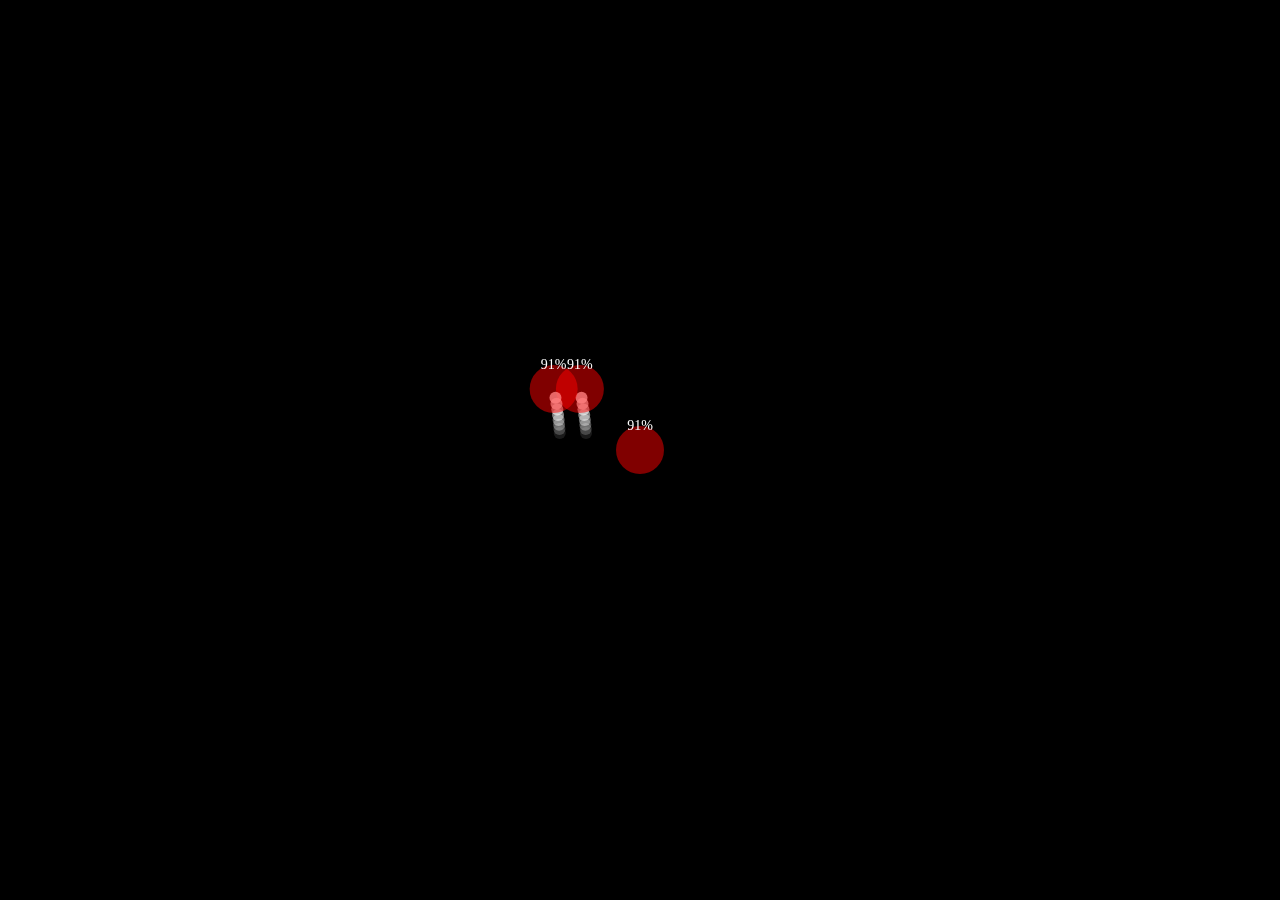
<file: index.html>
<!DOCTYPE html>
<html lang="en">
<head>
    <meta charset="UTF-8">
    <meta name="viewport" content="width=device-width, initial-scale=1.0">
    <title>Untitled Space Game</title>
    <link rel="stylesheet" href="main.css">
    <script type="module" src="main.js"></script>
</head>
<body>
    
</body>
</html>
</file>
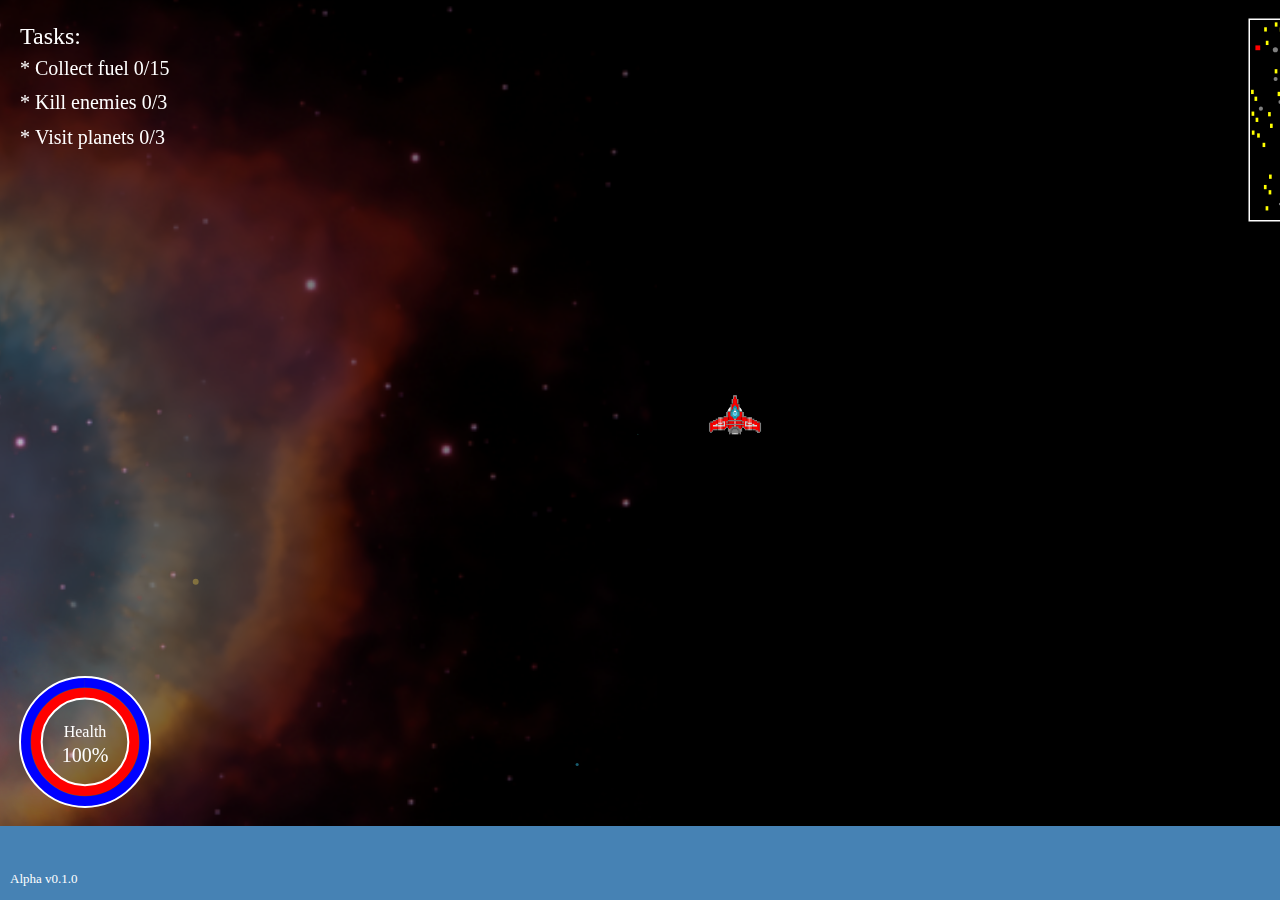
<file: legacy code/index.html>
<!DOCTYPE html>
<html lang="en">
<head>
    <meta charset="UTF-8">
    <meta http-equiv="X-UA-Compatible" content="IE=edge">
    <meta name="viewport" content="width=device-width, initial-scale=1.0">
    <title>Space Game</title>
    <style>
        body {
			margin: 0;
			text-align: center;
			background-color: steelblue;
			font-family: monaco;
			cursor: default;
		}
		canvas {
			position: absolute;
			border: 0;
			left: 0;
			top: 0;
		}
		#version {
			color: white;
			font-size: small;
			position: absolute;
			bottom: 0;
			margin-left: 10px;
		}
    </style>
</head>
<body>
	<canvas id="background"></canvas>
	<canvas id="middleground"></canvas>
    <canvas id="foreground"></canvas>
	<canvas id="playerCamera"></canvas>
	<canvas id="userInterface"></canvas>
	<canvas id="minimap"></canvas>

	<p id="version">Alpha v0.1.0</p>

	<script src="settings.js"></script>
	<script src="player.js"></script>
	<script src="commonMethods.js"></script>
	<script src="text.js"></script>
	<script src="background.js"></script>
	<script src="rocks.js"></script>
	<script src="input.js"></script>
	<script src="movement.js"></script>
	<script src="collision.js"></script>
	<script src="enemies.js"></script>
	<script src="userInterface.js"></script>

    <script>
		console.log(document.scripts)

		const HTML_CANVAS = document.getElementsByTagName("canvas"); // An array of HTML Canvas Elements
		var canvas = { // An object of Canvas Contexts (Remember to write by HTML order)
			background: null,
			middleground: null,
			foreground: null,
			playerCamera: null,
			userInterface: null,
			minimap: null 
		}

		function assignCanvases ()
		{
			let index = 0;
			for (const key in canvas) {
				if (canvas.hasOwnProperty(key)) {
					canvas[key] = HTML_CANVAS[index].getContext("2d");
					index++;
					console.log(`canvas.${key}: ${canvas[key]}`);
				}
			}
		}
		function scaleCanvases ()
		{
			for (let i = 0; i < HTML_CANVAS.length; i++)
			{
				if (i == 5) 
				{
					HTML_CANVAS[i].width = MAP_MINIMAP_SIZE;
					HTML_CANVAS[i].height = MAP_MINIMAP_SIZE;
					HTML_CANVAS[i].style.top = 20 * SCALE + "px";
					HTML_CANVAS[i].style.left = SCREEN_WIDTH - MAP_MINIMAP_SIZE - 20*SCALE + "px";
				}
				else
				{
					HTML_CANVAS[i].width = SCREEN_WIDTH;
					HTML_CANVAS[i].height = SCREEN_HEIGHT;
				}
			}
		}
		assignCanvases();
		scaleCanvases();

		
		var missions = [
			{name: "Collect fuel", completed: 0, goal: 15}, 
			{name: "Kill enemies", completed: 0, goal: 3},
			{name: "Visit planets", completed: 0, goal: 3}
		]
			/*collectFuel: [0, 15],
			collectUpgrades: [0, 2],
			killEnemies: [0, 3]
		}*/


		var images = {
			ship: "images/ship.png",
			nebula1: "images/nebula1.png",
			nebula2: "images/nebula2.png",
			stars1: "images/stars1.png",
			enemy: "images/enemy.png",
			boost: "images/boost3.png"
		};

		function getImages()
		{
			for (const key in images) {
				if (images.hasOwnProperty(key)) {
					src = images[key];
					images[key] = new Image();
					images[key].src = src;
					console.log(`images.${key}: ${images[key].src}`);
				}
			}
		}
		getImages();

		var sounds = {
			ship: "sounds/ship.mp3",
			pickup: "sounds/pickup.mp3"
		};

		function getSounds()
		{
			for (const key in sounds) {
				if (sounds.hasOwnProperty(key)) {
					src = sounds[key];
					sounds[key] = new Audio();
					sounds[key].src = src;
					console.log(`sounds.${key}: ${sounds[key].src}`);
				}
			}
		}
		getSounds();


		

		/*
			class Nebula {constructor(image, xPos, yPos, width, height, z)
			{
				this.image = image;
				this.xPos = xPos;
				this.yPos = yPos;
				this.width = width;
				this.height = height;
				this.z = z;
			}}
			let nebulaArray = new Array();
			let nebulaCount = 0;

			while (nebulaCount < 100)
			{
				nebulaCount++;
				// Needs change
					let z = 0.25;
					let image = images.nebula1;
					if (nebulaCount >= 50) {image = images.nebula2; z = 0.5;}
					if (nebulaCount >= 75) {image = images.stars1; z = 1;}
				nebulaArray.push(new Nebula(image, (Math.random()*MAP_SIZE-(MAP_SIZE/2))-MAP_LEFT, (Math.random()*MAP_SIZE-(MAP_SIZE/2))-MAP_TOP, 2000, 2000, z));
			}
		*/
		/*
			class Rock {constructor(xPos, yPos, rad, collision, color, interacted)
			{
				this.xPos = xPos;
				this.yPos = yPos;
				this.rad = rad;
				this.collision = collision;
				this.color = color;
				this.interacted = interacted;
			}}
			let rockArray = new Array();
			let rockCount = 0;
			let rockRemove = new Array();

			while (rockCount < 50)
			{
				rockCount++;
				interacted = true;
				color = "gray";
				if (rockCount == 49) {color = "tan"; interacted = false}
				if (rockCount == 50) {color = "green"; interacted = false}
				rockArray.push(new Rock(Math.random()*MAP_SIZE, Math.random()*MAP_SIZE, Math.random()*100+50, false, color, interacted))
			}
			*/

			class Boost {constructor(xPos, yPos)
			{
				this.xPos = xPos;
				this.yPos = yPos;
			}}
			let boostArray = new Array();
			let boostCount = 0;

			class Laser {constructor(xPos, yPos, rotation, speed, distance)
			{
				this.xPos = xPos;
				this.yPos = yPos;
				this.rotation = rotation;
				this.speed = speed;
				this.distance = distance;
			}}
			let laserArray = new Array();
			let laserCount = 0;


		let sections = MAP_SIZE/10;

		var lasersAreFiring = false; // bruh


        function updateScreen ()
        {
			// might be a problem as i only update the visible screen
            canvas.background.clearRect(0, 0, SCREEN_WIDTH, SCREEN_HEIGHT);
            canvas.background.save();

			canvas.middleground.clearRect(0, 0, SCREEN_WIDTH, SCREEN_HEIGHT);
			canvas.foreground.clearRect(0, 0, SCREEN_WIDTH, SCREEN_HEIGHT);

			canvas.playerCamera.clearRect(0, 0, SCREEN_WIDTH, SCREEN_HEIGHT);

			canvas.userInterface.clearRect(0, 0, SCREEN_WIDTH, SCREEN_HEIGHT);
			canvas.minimap.clearRect(0, 0, MAP_MINIMAP_SIZE, MAP_MINIMAP_SIZE);

			// if (Math.round(ship.rotation)%360 == 0) {} // Use to find rotation direction

			detectMovement();

			//canvas.foreground.fillRect(MAP_LEFT+ship.xPos-25, MAP_TOP+ship.yPos-25, 50, 50);


			canvas.minimap.fillStyle = "black";
			canvas.minimap.fillRect(0, 0, 200, 200);


			//canvas.background.translate(MAP_LEFT+MAP_SIZE/2, MAP_TOP+MAP_SIZE/2)
			//canvas.background.translate(SCREEN_MIDDLE.x+(ship.width/2), SCREEN_MIDDLE.y+(ship.height/2));
			canvas.playerCamera.translate(SCREEN_WIDTH/2, SCREEN_HEIGHT/2)
			canvas.playerCamera.rotate(-ship.rotationSpeed * Math.PI / 180); // ship.rotation if background
			canvas.playerCamera.translate(-SCREEN_WIDTH/2, -SCREEN_HEIGHT/2)
			//canvas.background.translate(-SCREEN_MIDDLE.x-(ship.width/2), -SCREEN_MIDDLE.y-(ship.height/2));
			//canvas.background.translate(-(MAP_LEFT+MAP_SIZE/2), -(MAP_TOP+MAP_SIZE/2))

			//canvas.background.translate(MAP_LEFT+MAP_SIZE/2, MAP_TOP+MAP_SIZE/2)
			//canvas.background.translate(-(MAP_LEFT+MAP_SIZE/2), -(MAP_TOP+MAP_SIZE/2))

			//canvas.background.fillRect(MAP_LEFT+ship.xPos, MAP_TOP+ship.yPos, MAP_SIZE, MAP_SIZE);

			
			if (gridView)
			{
				for (let i = 0; i <= MAP_SIZE/sections; i++)
				{
					// vertical
					canvas.foreground.strokeStyle = "red";
					canvas.foreground.beginPath(); // Start a new path
					canvas.foreground.moveTo(i*sections+MAP_LEFT+ship.xPos, 0+MAP_TOP+ship.yPos); // Move the pen to (30, 50)
					canvas.foreground.lineTo(i*sections+MAP_LEFT+ship.xPos, MAP_SIZE+MAP_TOP+ship.yPos); // Draw a line to (150, 100)
					canvas.foreground.stroke(); // Render the path

					canvas.minimap.strokeStyle = "red";
					canvas.minimap.beginPath(); // Start a new path
					canvas.minimap.moveTo(i*sections/75, 0); // Move the pen to (30, 50)
					canvas.minimap.lineTo(i*sections/75, 200); // Draw a line to (150, 100)
					canvas.minimap.stroke(); // Render the path
				}
				for (let i = 0; i <= MAP_SIZE/sections; i++)
				{
					// horizontal
					canvas.foreground.strokeStyle = "red";
					canvas.foreground.beginPath(); // Start a new path
					canvas.foreground.moveTo(MAP_LEFT+ship.xPos, i*sections+MAP_TOP+ship.yPos); // Move the pen to (30, 50)
					canvas.foreground.lineTo(MAP_SIZE+MAP_LEFT+ship.xPos, i*sections+MAP_TOP+ship.yPos); // Draw a line to (150, 100)
					canvas.foreground.stroke(); // Render the path

					canvas.minimap.strokeStyle = "red";
					canvas.minimap.beginPath(); // Start a new path
					canvas.minimap.moveTo(0, i*sections/75); // Move the pen to (30, 50)
					canvas.minimap.lineTo(200, i*sections/75); // Draw a line to (150, 100)
					canvas.minimap.stroke(); // Render the path
				}
			}


			
			drawBackground();

			handleBodies();
			
			/*
			rockArray.forEach(function(object, index)
			{
				canvas.foreground.globalAlpha = 1;
				canvas.foreground.fillStyle = object.color;
				canvas.foreground.beginPath();
				canvas.foreground.arc(object.xPos+MAP_LEFT+ship.xPos, object.yPos+MAP_TOP+ship.yPos, object.rad, 0, 2 * Math.PI);
				canvas.foreground.fill();

				canvas.minimap.fillStyle = object.color;
				canvas.minimap.beginPath();
				canvas.minimap.arc(object.xPos/75, object.yPos/75, object.rad/75*6, 0, 2 * Math.PI);
				canvas.minimap.fill();


				// hitbox of ship when hitting things
				/*
				canvas.foreground.fillStyle = "white";
				canvas.foreground.beginPath();
				canvas.foreground.arc(SCREEN_MIDDLE.x+ship.width/2, SCREEN_MIDDLE.y+ship.width/2, ship.width/2 * collisionRange, 0, 2 * Math.PI);
				canvas.foreground.fill();
				*/

				// EXPERIMENTAL
				/*
				rockArray.forEach(function(obj, i)
				{
					if (object !== obj) { // Ensure we're not comparing the same rock to itself
						var disX = object.xPos - obj.xPos;
						var disY = object.yPos - obj.yPos;
						var dis = Math.sqrt(disX * disX + disY * disY);

						// Calculate combined "mass" based on radii
						var combinedMass = object.rad * obj.rad;

						const thresholdDistance = 10000; // Adjust this value based on your requirements

						// Check if rocks are close enough for gravity to take effect
						if (dis < thresholdDistance) {
							displayX = object.xPos+MAP_LEFT+ship.xPos;
							displayY = object.yPos + MAP_TOP+ship.yPos;

							let angleToAnotherRock = Math.atan2(disY, disX);
							
							// Apply gravitational force
							let time = 1;
							let gravity = combinedMass / (dis * dis); // Adjust the factor according to your requirements

							if (dis < Math.max(object.rad, obj.rad)) {
								// Merge the rocks together or apply some other action
								if (object.rad > obj.rad)
								{
									rockRemove.push(i)
									object.rad += obj.rad / 2;
								}
								else if (object.rad < obj.rad)
								{
									rockRemove.push(index)
									obj.rad += object.rad / 2;
								}
							}
							else
							{
								// Apply gravitational force to the current rock (object)
								object.xPos -= gravity*time * Math.cos(angleToAnotherRock);
								object.yPos -= gravity*time * Math.sin(angleToAnotherRock);
							}

							// Optionally, you can visualize or debug here
							let forceX = Math.min(gravity * 5000, 100) * Math.cos(angleToAnotherRock);
							let forceY = Math.min(gravity * 5000, 100) * Math.sin(angleToAnotherRock);

							canvas.foreground.beginPath();
							canvas.foreground.moveTo(MAP_LEFT+object.xPos+ship.xPos, MAP_TOP+object.yPos+ship.yPos);
							canvas.foreground.lineTo(MAP_LEFT+object.xPos+ship.xPos - forceX, MAP_TOP+object.yPos+ship.yPos - forceY);
							canvas.foreground.strokeStyle = "rgba(255, 0, 0, 0.5)"; // Red with some transparency
							canvas.foreground.lineWidth = 2;
							canvas.foreground.stroke();
						}
					}
					for (let i = 0; i < rockRemove.length; i++)
					{
						rockArray.splice(rockRemove[i], 1);
						rockRemove.splice(i, 1);
						rockCount--;
						console.log(rockCount)
					}
				});*/


				// gravity
				/*
				if (detectCircularCollision(object, object.rad/100*10))
				{
					// Get distance
					var distanceX = (object.xPos + MAP_LEFT+ship.xPos) - (SCREEN_MIDDLE.x + ship.width / 2);
					var distanceY = (object.yPos + MAP_TOP+ship.yPos) - (SCREEN_MIDDLE.y + ship.height / 2);
					var distance = Math.sqrt(distanceX * distanceX + distanceY * distanceY);

					// Calculate vectors from ship to rock
					let rockToShipVector = {
						x: (MAP_LEFT + object.xPos + ship.xPos) - SCREEN_MIDDLE.x - ship.width / 2,
						y: (MAP_TOP + object.yPos + ship.yPos) - SCREEN_MIDDLE.y - ship.height / 2
					};

					// Calculate the angle between ship and rock
					let angleToRock = Math.atan2(rockToShipVector.y, rockToShipVector.x);

					// Move the ship towards the rock
					if (distance < object.rad)
					{gravity = object.rad / object.rad * 2.5}
					else
					{
						gravity = object.rad / distance * 2.5;
					}
					ship.xPos -= gravity * Math.cos(angleToRock);
					ship.yPos -= gravity * Math.sin(angleToRock);
				}
				*/
				/*
				// COLLISION SHIP
				if (object.color != "gray")
				{
					if (detectCircularCollision(object, pickupRange))
					{
						displayX = object.xPos+MAP_LEFT+ship.xPos;
						displayY = object.yPos + MAP_TOP+ship.yPos;
						if (interact && !object.interacted)
						{
							object.interacted = true;
							ship.boostCapacity += 100;
							mission.collectUpgrades[0]++;
							//sounds.pickup.play();
						}
						else if (interact || object.interacted)
						{
							displayTextOnMap(displayX, displayY, "Upgrade Collected")
						}
						else if (!object.interacted)
						{
							displayTextOnMap(displayX, displayY, "[E] Collect Upgrade")
						}					
					}
				}
				else
				{
					if (detectCircularCollision(object, collisionRange))
					{
						canvas.foreground.fillStyle = "red";
						canvas.foreground.beginPath();
						canvas.foreground.arc(SCREEN_MIDDLE.x+ship.width/2, SCREEN_MIDDLE.y+ship.width/2, ship.width/2 * collisionRange, 0, 2 * Math.PI);
						canvas.foreground.fill();

						// sticky rocks
						/*
						ship.xPos += ship.speed * Math.sin(-ship.rotation * Math.PI / 180); // rotationspeed
        				ship.yPos -= ship.speed * Math.cos(-ship.rotation * Math.PI / 180);
						*/
					/*
						if (ship.health > 0)
						{
							if (ship.speed >= 0)
							{
								ship.health -= ship.speed + 1;
							}
							else
							{
								ship.health += ship.speed + 1;
							}
						}
						else
						{
							// GAME OVER
							GAME_STATE = "lost";
						}
					}
				}

				// COLLISION ENEMY
				enemyArray.forEach(function(obj, i)
				{
					let eDisX = (object.xPos + MAP_LEFT+ship.xPos) - (MAP_LEFT+obj.xPos+ship.xPos+obj.width/2);
					let eDisY = (object.yPos + MAP_TOP+ship.yPos) - (MAP_TOP+obj.yPos+ship.yPos+obj.height/2);
					let dis = Math.sqrt(eDisX * eDisX + eDisY * eDisY);

					if (dis < object.rad + Math.min(obj.width * collisionRange, obj.height * collisionRange) / 2)
					{
						canvas.foreground.fillStyle = "red";
						canvas.foreground.beginPath();
						canvas.foreground.arc(MAP_LEFT+obj.xPos+ship.xPos+obj.width/2, MAP_TOP+obj.yPos+ship.yPos+obj.height/2, obj.width/2 * collisionRange, 0, 2 * Math.PI);
						canvas.foreground.fill();

						if (obj.health > 0)
						{
							obj.health -= obj.speed + 1;
						}
						else
						{
							// ENEMY DIES
							enemyArray.splice(i, 1);
							enemyCount--;
							mission.killEnemies[0]++;
						}
					}
				});
			});
			*/

			while (boostCount < 100)
			{
				boostCount++;
				boostArray.push(new Boost(Math.random()*MAP_SIZE, Math.random()*MAP_SIZE))
			}
			boostArray.forEach(function(object, index)
			{
				//canvas.foreground.globalAlpha = 1;
				//canvas.foreground.fillStyle = "yellow";
				//canvas.foreground.fillRect(object.xPos+MAP_LEFT+ship.xPos, object.yPos+MAP_TOP+ship.yPos, 25, 40);
				canvas.foreground.drawImage(images.boost, object.xPos+MAP_LEFT+ship.xPos, object.yPos+MAP_TOP+ship.yPos, 100, 100)

				canvas.minimap.fillStyle = "yellow";
				let minimapScale = 8;
				canvas.minimap.fillRect(object.xPos/75-25/75*minimapScale/2, object.yPos/75-40/75*minimapScale/2, 25/75*minimapScale, 40/75*minimapScale);


				// hitbox of ship when picking up items
				/*
				canvas.foreground.fillStyle = "white";
				canvas.foreground.beginPath();
				canvas.foreground.arc(SCREEN_MIDDLE.x+ship.width/2, SCREEN_MIDDLE.y+ship.width/2, ship.width/2 * pickupRange, 0, 2 * Math.PI);
				canvas.foreground.fill();
				canvas.foreground.fillRect(SCREEN_MIDDLE.x-ship.width/2*pickupRange/4, SCREEN_MIDDLE.y-ship.height/2*pickupRange/4, ship.width*pickupRange, ship.height*pickupRange)
				*/

				// COLLISION
				if (detectRectangularCollision(object, pickupRange)) {
					// collision detected
					if (ship.boostTank != ship.boostCapacity)
					{
						// able to pick up boost
						if (ship.boostCapacity - ship.boostTank <= 50)
						{
							ship.boostTank += ship.boostCapacity - ship.boostTank;
						}
						else
						{
							ship.boostTank += 50;
						}
						boostArray.splice(index, 1);
						boostCount--;
						/*let sound = new Audio(sounds.pickup);
						sound.play();*/
						//sounds.pickup.play();
						//mission.collectFuel[0]++;
						missions[0].completed++;
					}
				}
			});

			canvas.minimap.fillStyle = "lime";
			canvas.minimap.fillRect((SCREEN_MIDDLE.x-MAP_LEFT-ship.xPos)/75-(ship.width/75*6)/2, (SCREEN_MIDDLE.y-MAP_TOP-ship.yPos)/75-(ship.height/75*6)/2, ship.width/75*6, ship.height/75*6)


			// motion trail
			storeLastPosition(ship.xPos, ship.yPos, ship.rotation, shipPositions);
			
			for (var i = 0; i < shipPositions.length; i++) 
			{
				var ratio = (i + 1) / shipPositions.length;

				canvas.foreground.beginPath();
				canvas.foreground.arc(SCREEN_MIDDLE.x+ship.xPos-shipPositions[i].x+ship.width/2, SCREEN_MIDDLE.y+ship.yPos-shipPositions[i].y+ship.height/2, 7.5, 0, 2 * Math.PI, true);
				if (ship.speed > 5.2) {canvas.foreground.fillStyle = "rgba(255, 255, 0, " + ratio / 2 + ")";}
				else {canvas.foreground.fillStyle = "rgba(255, 255, 255, " + ratio / 2 + ")";}
				canvas.foreground.fill();
			}

			// shooting
			if (blasters && !blastCooldown && ship.energyStore > 1)
			{
				blastCooldown = true;
				setTimeout(function(){blastCooldown = false;}, 150)
				laserArray.push(new Laser(MAP_SIZE/2-ship.xPos, MAP_SIZE/2-ship.yPos, shipPositions[shipPositions.length-1].rotation, 15, 0))
				laserCount++;
			}
			if (blasters && ship.energyStore > 1)
			{
				lasersAreFiring = true; // this is shit. look line 220
				ship.energyStore -= ship.energyConsumption;
			}
			else {lasersAreFiring = false;}

			
			handleEnemies();

			/*
		//enemy
			//collision
			distanceX = (enemy.xPos + MAP_LEFT+ship.xPos + enemy.width/2) - (SCREEN_MIDDLE.x + ship.width / 2);
			distanceY = (enemy.yPos + MAP_TOP+ship.yPos + enemy.height/2) - (SCREEN_MIDDLE.y + ship.height / 2);
			distance = Math.sqrt(distanceX * distanceX + distanceY * distanceY);
			if (distance < enemy.vision + Math.min(ship.width, ship.height) / 2)
			{
				//spotted
				
				// accelerate speed
				if (enemy.speed < enemy.maxSpeed) {enemy.speed += enemy.acceleration;}
            	else {enemy.speed = enemy.maxSpeed;}
				
				//turning

				let angle = drawLinesAndCalculateAngle(enemy);

				//let angle = -calculateDefaultAngle({x: MAP_LEFT+enemy.xPos+ship.xPos+enemy.width/2, y: MAP_TOP+enemy.yPos+ship.yPos+enemy.height/2}, {x: SCREEN_MIDDLE.x + ship.width / 2, y: SCREEN_MIDDLE.y + ship.height / 2});
				//enemy.rotation = -calculateDefaultAngle({x: MAP_LEFT+enemy.xPos+ship.xPos+enemy.width/2, y: MAP_TOP+enemy.yPos+ship.yPos+enemy.height/2}, {x: SCREEN_MIDDLE.x + ship.width / 2, y: SCREEN_MIDDLE.y + ship.height / 2});
				//enemy.rotationSpeed = enemy.maxRotationSpeed
				if (angle > 10) // left
				{
					// accelerate rotation
					if (enemy.rotationSpeed > -enemy.maxRotationSpeed) {enemy.rotationSpeed -= enemy.rotationAcceleration}
					else {enemy.rotationSpeed = -enemy.maxRotationSpeed;}
					enemy.rotation += enemy.rotationSpeed;
				}
				else if (angle < -10) // right
				{
					// accelerate rotation
					if (enemy.rotationSpeed < enemy.maxRotationSpeed) {enemy.rotationSpeed += enemy.rotationAcceleration}
					else {enemy.rotationSpeed = enemy.maxRotationSpeed;}
					enemy.rotation += enemy.rotationSpeed;
				}
				else // in line of sight
				{	
					// decellerate rotation
					if (enemy.rotationSpeed > 0.1) {enemy.rotationSpeed -= enemy.rotationAcceleration}
					else if (enemy.rotationSpeed < -0.1) {enemy.rotationSpeed += enemy.rotationAcceleration}
					else {enemy.rotationSpeed = 0;}
					enemy.rotation += enemy.rotationSpeed;

					if (!enemyCooldown)
					{
						// fire
						enemyCooldown = true;
						setTimeout(function(){enemyCooldown = false;}, 150)
						laserArray.push(new Laser(enemy.xPos+enemy.width/2, enemy.yPos+enemy.height/2, -enemyPositions[enemyPositions.length-1].rotation, 0))
						laserCount++;
					}
				}
			}
			else
			{
				// decellerate speed
				if (enemy.speed > enemy.maxSpeed+0.1) {enemy.speed -= enemy.acceleration;}
        		else if (enemy.speed > 0.1) {enemy.speed -= enemy.speed*enemy.deceleration;} // Deceleration value
        		else {enemy.speed = 0;}
			}
			canvas.enemies.save();
			// rotation
			canvas.enemies.translate((MAP_LEFT+enemy.xPos+ship.xPos)+enemy.width/2, (MAP_TOP+enemy.yPos+ship.yPos)+enemy.height/2)
			canvas.enemies.rotate(enemy.rotation * Math.PI / 180);
			canvas.enemies.translate(-((MAP_LEFT+enemy.xPos+ship.xPos)+enemy.width/2), -((MAP_TOP+enemy.yPos+ship.yPos)+enemy.height/2))
			
			canvas.enemies.drawImage(enemy.image, MAP_LEFT+enemy.xPos+ship.xPos, MAP_TOP+enemy.yPos+ship.yPos, enemy.width, enemy.height);
			
			canvas.enemies.restore();

			//movement
			enemy.xPos += enemy.speed * Math.sin(enemy.rotation * Math.PI / 180);
        	enemy.yPos -= enemy.speed * Math.cos(enemy.rotation * Math.PI / 180);

			canvas.minimap.fillStyle = "red";
			canvas.minimap.fillRect((enemy.xPos)/75-(enemy.width/75*6)/2, (enemy.yPos)/75-(enemy.height/75*6)/2, enemy.width/75*6, enemy.height/75*6)

			storeLastPosition(enemy.xPos, enemy.yPos, enemy.rotation, enemyPositions);
			
			for (var i = 0; i < enemyPositions.length-1; i++) 
			{
				var ratio = (i + 1) / enemyPositions.length;

				canvas.foreground.beginPath();
				canvas.foreground.arc(MAP_LEFT+ship.xPos+enemyPositions[i].x+enemy.width/2, MAP_TOP+ship.yPos+enemyPositions[i].y+enemy.height/2, 7.5, 0, 2 * Math.PI, true);
				if (enemy.speed > 5.2) {canvas.foreground.fillStyle = "rgba(255, 255, 0, " + ratio / 2 + ")";}
				else {canvas.foreground.fillStyle = "rgba(255, 255, 255, " + ratio / 2 + ")";}
				canvas.foreground.fill();
			}
			*/
		

			laserArray.forEach(function(object, index)
			{
				object.xPos -= object.speed * Math.sin(object.rotation * Math.PI / 180);
        		object.yPos -= object.speed * Math.cos(object.rotation * Math.PI / 180);
				object.distance += object.speed;

				if (object.distance > object.speed*500)
				{
					// Fade out
					laserArray.splice(index, 1)
					laserCount--;
				}


				if (object.distance > 60)
				{
					// collision ship
					let disX = (object.xPos + MAP_LEFT+ship.xPos) - (SCREEN_MIDDLE.x + ship.width / 2);
					let disY = (object.yPos + MAP_TOP+ship.yPos) - (SCREEN_MIDDLE.y + ship.height / 2);
					let dis = Math.sqrt(disX * disX + disY * disY);

					if (dis < 5 + Math.min(ship.width * collisionRange, ship.height * collisionRange) / 2)
					{
						laserArray.splice(index, 1)
						laserCount--;

						if (ship.shield > 0)
						{
							if (ship.shield < 10)
							{
								let remainder = 10 - ship.shield;
								ship.shield -= ship.shield;
								ship.health -= remainder;
							}
							else
							{
								canvas.foreground.fillStyle = "blue";
								ship.shield -= 10;
							}
						}
						else if (ship.health > 0)
						{
							canvas.foreground.fillStyle = "red";
							ship.health -= 10;
						}
						else
						{
							// GAME OVER
							GAME_STATE = "lost";
						}
						if (ship.health <= 0)
						{
							// GAME OVER
							GAME_STATE = "lost";
						}
						
						canvas.foreground.beginPath();
						canvas.foreground.arc(SCREEN_MIDDLE.x+ship.width/2, SCREEN_MIDDLE.y+ship.width/2, ship.width/2 * collisionRange, 0, 2 * Math.PI);
						canvas.foreground.fill();
					}	

					// collision enemy
					enemyArray.forEach(function(obj, i)
					{
						let eDisX = (object.xPos + MAP_LEFT+ship.xPos) - (MAP_LEFT+obj.xPos+ship.xPos+obj.width/2);
						let eDisY = (object.yPos + MAP_TOP+ship.yPos) - (MAP_TOP+obj.yPos+ship.yPos+obj.height/2);
						let dis = Math.sqrt(eDisX * eDisX + eDisY * eDisY);

						if (dis < 5 + Math.min(obj.width, obj.height) / 2)
						{
							canvas.foreground.fillStyle = "red";
							canvas.foreground.beginPath();
							canvas.foreground.arc(MAP_LEFT+obj.xPos+ship.xPos+obj.width/2, MAP_TOP+obj.yPos+ship.yPos+obj.height/2, obj.width/2, 0, 2 * Math.PI);
							canvas.foreground.fill();

							laserArray.splice(index, 1)
							laserCount--;

							if (obj.health > 0)
							{
								obj.health -= 10;
							}
							else
							{
								// ENEMY DIES
								enemyArray.splice(i, 1);
								enemyCount--;
								//mission.killEnemies[0]++;
								missions[1].completed++;
							}
						}
					});
				}
				
				// collision rocks
				bodies.forEach(function(rock)
				{
					let distanceX = (rock.x - object.xPos);
					let distanceY = (rock.y - object.yPos);
					let distance = Math.sqrt(distanceX * distanceX + distanceY * distanceY);

					if (distance < rock.radius + 5)
					{
						// Collision
						laserArray.splice(index, 1)
						laserCount--;
					}
				});
				

				// lines
				/*
				canvas.foreground.beginPath();
				canvas.foreground.moveTo(MAP_LEFT+object.xPos+ship.xPos+25 * Math.sin(object.rotation * Math.PI / 180), MAP_TOP+object.yPos+ship.yPos+25 * Math.cos(object.rotation * Math.PI / 180))
				canvas.foreground.lineTo(MAP_LEFT+object.xPos+ship.xPos, MAP_TOP+object.yPos+ship.yPos);
				canvas.foreground.strokeStyle = "red";
				canvas.foreground.lineWidth = 5;
				canvas.foreground.stroke();
				*/
				// circle
				canvas.foreground.beginPath()
				canvas.foreground.arc(MAP_LEFT+object.xPos+ship.xPos, MAP_TOP+object.yPos+ship.yPos, 5, 0, 2 * Math.PI, true); //SCREEN_MIDDLE.x-ship.xPos+ship.width/2
				canvas.foreground.fillStyle = "red";
				canvas.foreground.fill();
				
			});


			canvas.playerCamera.drawImage(ship.image, SCREEN_MIDDLE.x, SCREEN_MIDDLE.y, ship.width, ship.height);

			drawInterface();

            canvas.background.restore();


			let completedMissions = 0;
			for (let i = 0; i < missions.length; i++)
			{
				if (missions[i].completed >= missions[i].goal) 
				{completedMissions++;}
			}
			if (completedMissions == missions.length)
			{
				GAME_STATE = "won";
			}


			if (GAME_STATE == "won")
			{
				displayTextOnScreen("middle", 1, 50, "lime", "You Win")
				displayTextOnScreen("middle", 3, 20, "white", "Reload page to play again")
			}
			if (GAME_STATE == "lost")
			{
				displayTextOnScreen("middle", 1, 50, "red", "Game Over")
				displayTextOnScreen("middle", 3, 20, "white", "Reload page")
			}
			if (GAME_STATE == "playing")
			{
				setTimeout(updateScreen, GAME_UPDATE_SPEED);
			}
        }
        updateScreen();

    </script>
</body>
</html>
</file>
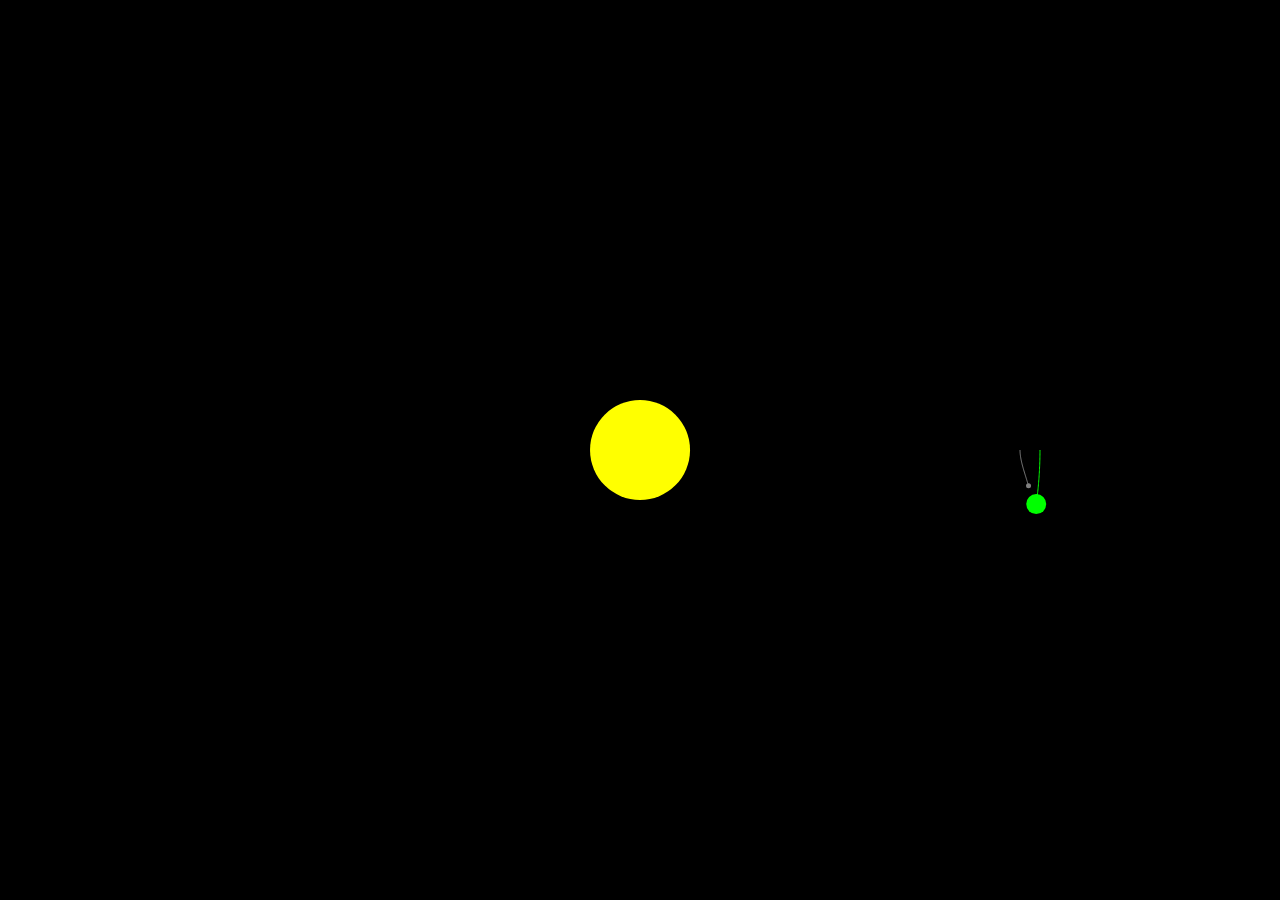
<file: tests/gpt.html>
<!DOCTYPE html>
<html lang="en">
<head>
    <meta charset="UTF-8">
    <meta name="viewport" content="width=device-width, initial-scale=1.0">
    <title>Gravity Simulation with Central Star and Trail</title>
    <style>
        body {
            margin: 0;
            padding: 0;
            overflow: hidden;
        }
        canvas {
            background-color: #000;
            display: block;
            margin: auto;
        }
    </style>
</head>
<body>
    <canvas id="myCanvas"></canvas>
    <script>
        const canvas = document.getElementById('myCanvas');
        const ctx = canvas.getContext('2d');

        canvas.width = window.innerWidth;
        canvas.height = window.innerHeight;

        const T = -1; // -1 // real -11
        const G = 6.674 * Math.pow(10, T) ; // gravitational constant // 0.05
        const bodies = [];
        const showTrail = "all"; // Toggle trail visibility // "all", "planets", "off"
        const trailLength = 2500; // 2500

        class Body {
            constructor(x, y, radius, mass, color, initialVelocity) {
                this.x = x;
                this.y = y;
                this.radius = radius;
                this.mass = mass;
                this.color = color;
                this.velocity = initialVelocity || { x: 0, y: 0 };
                this.trail = [];
            }

            draw() {
                ctx.beginPath();
                ctx.arc(this.x, this.y, this.radius, 0, Math.PI * 2);
                ctx.fillStyle = this.color;
                ctx.fill();
                ctx.closePath();
            }

            update() {
                this.draw();

                if (showTrail == "all" || showTrail == "planets" && this != moon) {
                    this.trail.push({ x: this.x, y: this.y });
                    if (this.trail.length > trailLength) {
                        this.trail.shift();
                    }

                    ctx.strokeStyle = this.color;
                    ctx.beginPath();
                    ctx.moveTo(this.trail[0].x, this.trail[0].y);
                    for (let i = 1; i < this.trail.length; i++) {
                        ctx.lineTo(this.trail[i].x, this.trail[i].y);
                    }
                    ctx.stroke();
                }

                for (let i = 0; i < bodies.length; i++) {
                    if (this === bodies[i]) continue;

                    const dx = bodies[i].x - this.x;
                    const dy = bodies[i].y - this.y;
                    const distance = Math.sqrt(dx * dx + dy * dy);
                    const force = G * ((this.mass * bodies[i].mass) / (distance * distance));

                    const ax = force * dx / distance;
                    const ay = force * dy / distance;

                    this.velocity.x += ax / this.mass;
                    this.velocity.y += ay / this.mass;
                }

                this.x += this.velocity.x;
                this.y += this.velocity.y;
            }
        }

        // Central Star (Sun)
        const sun = new Body(canvas.width / 2, canvas.height / 2, 50, 1000, 'yellow');
        bodies.push(sun);

        function init() {
            // Create bodies orbiting the sun
            const numBodies = 0;
            //const radius = 200; // distance from the sun
            for (let i = 0; i < numBodies; i++) {
                //let radius = 20 * (i+1) * (i+1) + sun.radius*2; // planets
                let radius = 600 + Math.random()*160-80; // asteroids
                const angle = (Math.PI * 2 / numBodies) * i;
                const x = sun.x + radius * Math.cos(angle);
                const y = sun.y + radius * Math.sin(angle);
                const random = Math.random();
                //const mass = random * 10 + 1;
                //const rad = random * 10 + 5;
                const mass = random;
                const rad = random*2+1;
                const color = `rgb(${Math.random() * 255}, ${Math.random() * 255}, ${Math.random() * 255})`;
                const distanceX = sun.x - x;
                const distanceY = sun.y - y;
                const distance = Math.sqrt(distanceX * distanceX + distanceY * distanceY);
                const speed = Math.sqrt(G * sun.mass / distance); // tangential velocity

                // Tangential velocity components
                const vx = speed * (distanceY / distance);
                const vy = speed * (-distanceX / distance);

                bodies.push(new Body(x, y, rad, mass, color, { x: vx, y: vy }));
            }
        }

        function initEarth()
        {
            let distanceToSun = 400;
            let angle = Math.PI * 2;
            let x = sun.x + distanceToSun * Math.cos(angle);
            let y = sun.y + distanceToSun * Math.sin(angle);
            let mass = 10;
            let radius = 10;
            let color = "lime";
            let distanceX = sun.x - x;
            let distanceY = sun.y - y;
            let distance = Math.sqrt(distanceX * distanceX + distanceY * distanceY);
            let speed = Math.sqrt(G * sun.mass / distance); // tangential velocity

            // Tangential velocity components
            const vx = speed * (distanceY / distance);
            const vy = speed * (-distanceX / distance);

            return new Body(x, y, radius, mass, color, { x: vx, y: vy });
        }

        function initMoon()
        {
            let distanceToEarth = 20; // 20
            let angle = Math.PI * 1;
            let x = earth.x + distanceToEarth * Math.cos(angle);
            let y = earth.y + distanceToEarth * Math.sin(angle);
            let mass = 0.012; // 0.12 // 0.012 very stable
            let radius = 2.5;
            let color = "gray";
            let distanceX = earth.x - x;
            let distanceY = earth.y - y;
            let distance = Math.sqrt(distanceX * distanceX + distanceY * distanceY);
            let speed = Math.sqrt(G * earth.mass / distance); // tangential velocity

            // Tangential velocity components
            const vx_moon = speed * (distanceY / distance);
            const vy_moon = speed * (-distanceX / distance);

            // Add Earth's velocity around the sun to Moon's velocity
            const vx_total = vx_moon + earth.velocity.x;
            const vy_total = vy_moon + earth.velocity.y;

            return new Body(x, y, radius, mass, color, { x: vx_total, y: vy_total });
        }

        function animate() {
            requestAnimationFrame(animate);
            ctx.clearRect(0, 0, canvas.width, canvas.height);

            for (let i = 0; i < bodies.length; i++) {
                bodies[i].update();
            }
        }

        const earth = initEarth();
        bodies.push(earth);

        const moon = initMoon();
        bodies.push(moon);

        init();
        animate();
    </script>
</body>
</html>
</file>
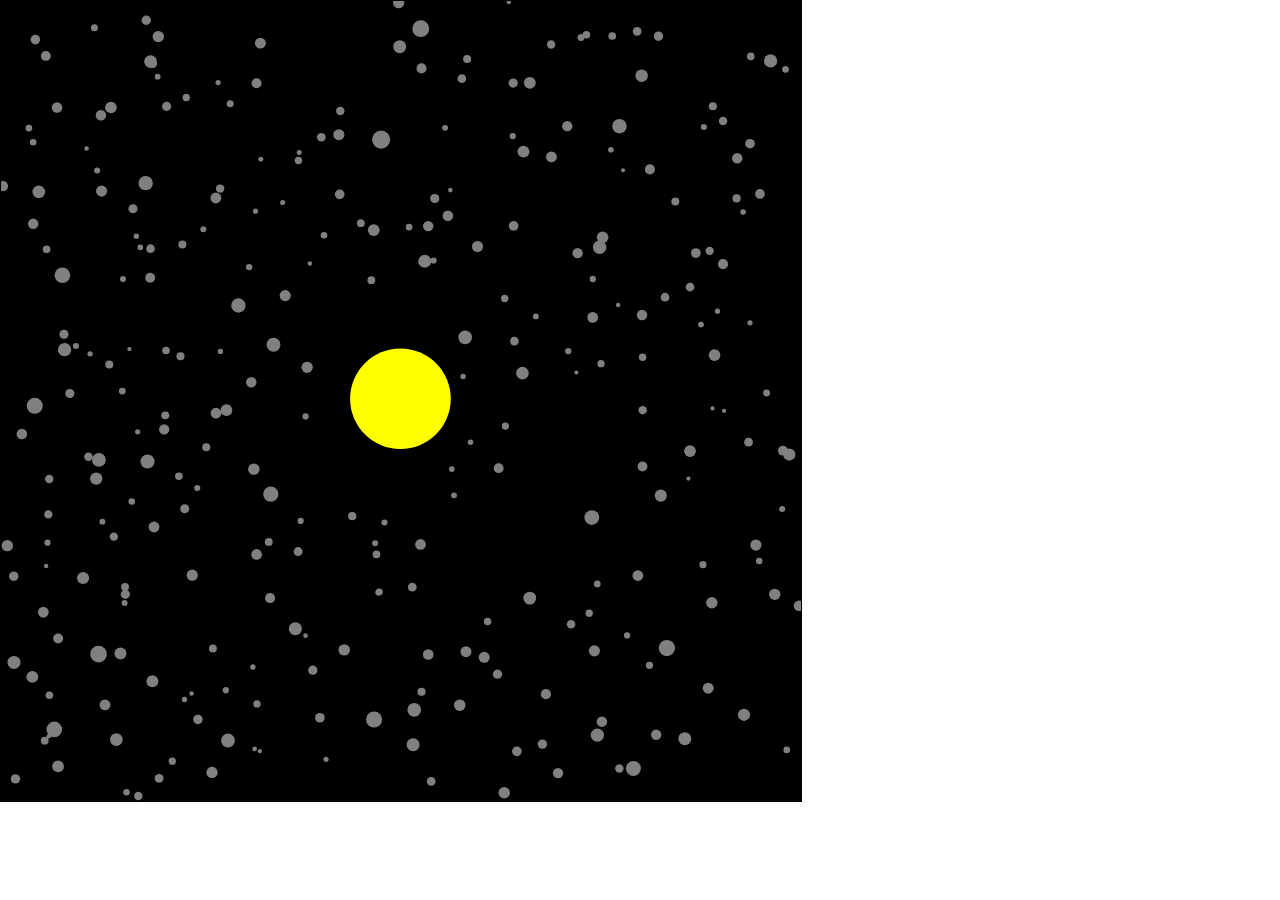
<file: tests/gravitySimulation.html>
<!DOCTYPE html>
<html lang="en">
<head>
    <meta charset="UTF-8">
    <meta name="viewport" content="width=device-width, initial-scale=1.0">
    <title>Document</title>
    <style>
        body {
            margin: 0;
        }
        canvas {
            border: 1px solid black;
        }
    </style>
</head>
<body>
    <canvas id="myCanvas"></canvas>
    <p id="timeStamp"></p>
    <script>
        let timeStamp = document.getElementById("timeStamp");
        let canvas = document.getElementById("myCanvas");
        let ctx = canvas.getContext("2d");

        let radScale = 1000000; // 1:150000 = 1 pixel == 150 000 km
        let massScale = 10**24;
        let timeSpeed = 1 * 10**11;
        let gravityOn = true;
        let planetUpscale = 500;
        let sunUpscale = 20;

        canvas.width = 800;
        canvas.height = 800;

        let time = 0;

        class Rock {constructor(xPos, yPos, rad, mass, color, xVelocity, yVelocity)
        {
            this.xPos = xPos;
            this.yPos = yPos;
            this.rad = rad;
            this.mass = mass;
            this.color = color;
            this.xVelocity = xVelocity;
            this.yVelocity = yVelocity;
        }}
        let rockArray = new Array();
        let rockCount = 0;
        let rockRemove = new Array();

        let sunRad = 695700 / radScale * sunUpscale;
        let sunMass = (1.989 * 10**30) / massScale;
        let sunXpos = canvas.width/2;
        let sunYpos = canvas.height/2;

        let mercuryRad = 2440 / radScale * planetUpscale;
        let mercuryMass = (3.285 * 10**23) / massScale;
        let mercuryDis = 58000000 / radScale;

        let venusRad = 6051.8 / radScale * planetUpscale;
        let venusMass = (4.867 * 10**24) / massScale;
        let venusDis = 108380000 / radScale;
        
        let earthRad = 6371 / radScale * planetUpscale;
        let earthMass = (5.97219 * 10**24) / massScale;
        let earthDis = 147380000 / radScale;

        let marsRad = 3389.5 / radScale * planetUpscale;
        let marsMass = (6.39 * 10**23) / massScale;
        let marsDis = 217220000 / radScale;

        let jupiterRad = 69911 / radScale * planetUpscale;
        let jupiterMass = (1.89813 * 10**27) / massScale;
        let jupiterDis = 778000000 / radScale;

        let saturnRad = 58232 / radScale * planetUpscale;
        let saturnMass = (5.683 * 10**26) / massScale;
        let saturnDis = (1.4541 * 10**9) / radScale;

        let uranusRad = 25362 / radScale * planetUpscale;
        let uranusMass = (8.681 * 10**25) / massScale;
        let uranusDis = (2.9322 * 10**9) / radScale;

        let neptuneRad = 24622 / radScale * planetUpscale;
        let neptuneMass = (1.024 * 10**26) / massScale;
        let neptuneDis = 4498252900 / radScale;

        let plutoRad = 1151 / radScale * planetUpscale;
        let plutoMass = (1.309 * 10**22) / massScale;
        let plutoDis = (5.9 * 10**9) / radScale;


        rockArray.push(new Rock(sunXpos, sunYpos, 50, 1000, "yellow", 0, 0))

        let initialVelocityRange = 2;
        
        for (let i = 0; i < 500; i++)
        {
            let rad = Math.random()*4+2;
            rockArray.push(new Rock(Math.random()*canvas.width, Math.random()*canvas.height, rad, rad, "gray", Math.random()*initialVelocityRange-initialVelocityRange/2, Math.random()*initialVelocityRange-initialVelocityRange/2))
        }
        
        /*
        rockArray.push(new Rock(sunXpos+15+55, sunYpos, 2, 40, "lightgray", 0, 0));
        rockArray.push(new Rock(sunXpos+15+105, sunYpos, 4, 80, "orange", 0, 0));
        rockArray.push(new Rock(sunXpos+15+155, sunYpos, 5, 100, "turquoise", 0, -1.4)),
        rockArray.push(new Rock(sunXpos+15+215, sunYpos, 3, 60, "red", 0, 0));
        */
        /*
        rockArray.push(new Rock(sunXpos+sunRad+jupiterDis, sunYpos, jupiterRad, jupiterMass, "brown"));
        rockArray.push(new Rock(sunXpos+sunRad+saturnDis, sunYpos, saturnRad, saturnMass, "beige"));
        rockArray.push(new Rock(sunXpos+sunRad+uranusDis, sunYpos, uranusRad, uranusMass, "green"));
        rockArray.push(new Rock(sunXpos+sunRad+neptuneDis, sunYpos, neptuneRad, neptuneMass, "blue"));
        rockArray.push(new Rock(sunXpos+sunRad+plutoDis, sunYpos, plutoRad, plutoMass, "tan"));
        */


        function update()
        {
            ctx.clearRect(0, 0, canvas.width, canvas.height);

            ctx.fillStyle = "black";
            ctx.fillRect(0, 0, canvas.width, canvas.height);

            rockArray.forEach(function(object, index)
            {
                if (gravityOn)
                {
                    rockArray.forEach(function(obj, i)
                    {
                        if (object !== obj)
                        {
                            // Calculate the distance between the objects
                            let disX = obj.xPos - object.xPos;
                            let disY = obj.yPos - object.yPos;
                            let dis = Math.sqrt(disX * disX + disY * disY);

                            if (object.color == "turquoise")
                            {
                                if (obj.color == "yellow")
                                {
                                    //console.log(dis.toFixed(0))
                                }
                            }

                             // Calculate the gravitational force
                            let gravity = (6.674 * Math.pow(10, -11)) * (object.mass * obj.mass) / Math.pow(dis, 2); // Universal Gravitational Constant * (mass1 * mass2) / distance^2

                            // Calculate the direction of the force
                            let angleToAnotherRock = Math.atan2(disY, disX);
                            let forceX = gravity * Math.cos(angleToAnotherRock);
                            let forceY = gravity * Math.sin(angleToAnotherRock);

                            // Apply the force to the current rock (object)
                            object.xPos += forceX / object.mass * timeSpeed;
                            object.yPos += forceY / object.mass * timeSpeed;

                            // Apply the force to the other rock (obj) with opposite direction
                            obj.xPos -= forceX / obj.mass * timeSpeed;
                            obj.yPos -= forceY / obj.mass * timeSpeed;

                            if (dis < Math.max(object.rad, obj.rad))
                            {
                                // Elastic collision response
                                // Calculate relative velocity
                                let relVelocityX = obj.xVelocity - object.xVelocity;
                                let relVelocityY = obj.yVelocity - object.yVelocity;
                                // Calculate dot product
                                let dotProduct = relVelocityX * disX + relVelocityY * disY;
                                // Calculate impulse
                                let impulse = (2 * dotProduct) / (object.mass + obj.mass);
                                // Apply impulse to update velocities
                                object.xVelocity += impulse * disX / dis;
                                object.yVelocity += impulse * disY / dis;
                                obj.xVelocity -= impulse * disX / dis;
                                obj.yVelocity -= impulse * disY / dis;

                                let V1 = (4 / 3) * Math.PI * Math.pow(object.rad, 3);
                                let V2 = (4 / 3) * Math.PI * Math.pow(obj.rad, 3);  
                                let Vtotal = V1+V2;
                                let rNew = Math.pow((Vtotal * 3) / (4 * Math.PI), 1 / 3);     

                                if (object.rad > obj.rad)
                                {
                                    rockArray.splice(i, 1);
                                    object.rad = rNew;
                                    object.mass += obj.mass;
                                }
                                else if (object.rad < obj.rad)
                                {
                                    rockArray.splice(index, 1);
                                    obj.rad = rNew;
                                    obj.mass += object.mass;
                                }
                            }
                        }
                    });
                }
                // Update the positions of the objects
                object.xPos += object.xVelocity;
                object.yPos += object.yVelocity;

                // Draw the objects on the canvas
                ctx.globalAlpha = 1;
                ctx.fillStyle = object.color;
                ctx.beginPath();
                ctx.arc(object.xPos, object.yPos, object.rad, 0, 2 * Math.PI);
                ctx.fill();
            });

            //time += timeSpeed;
            //timeStamp.innerHTML = "Time: " + time + " years";

            setTimeout(update, 1000/60);
        }
        update();
    </script>
</body>
</html>
</file>
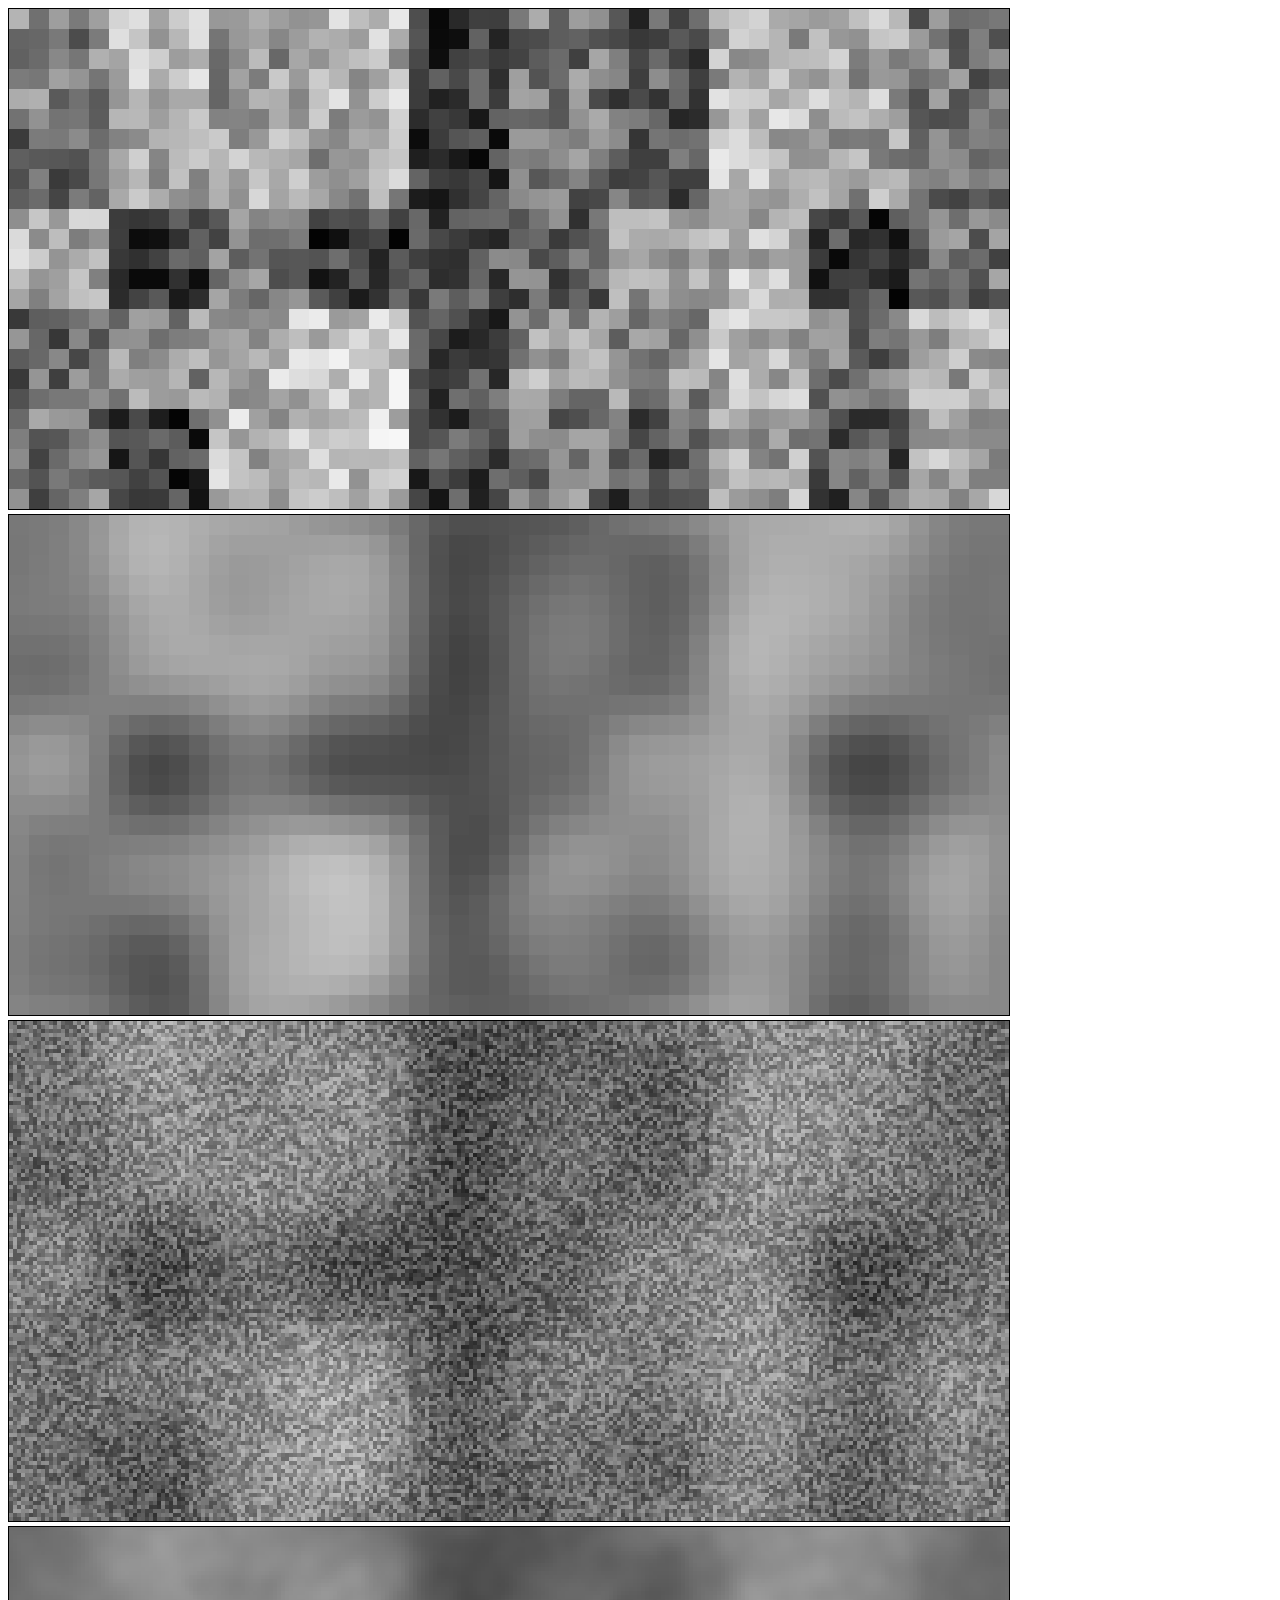
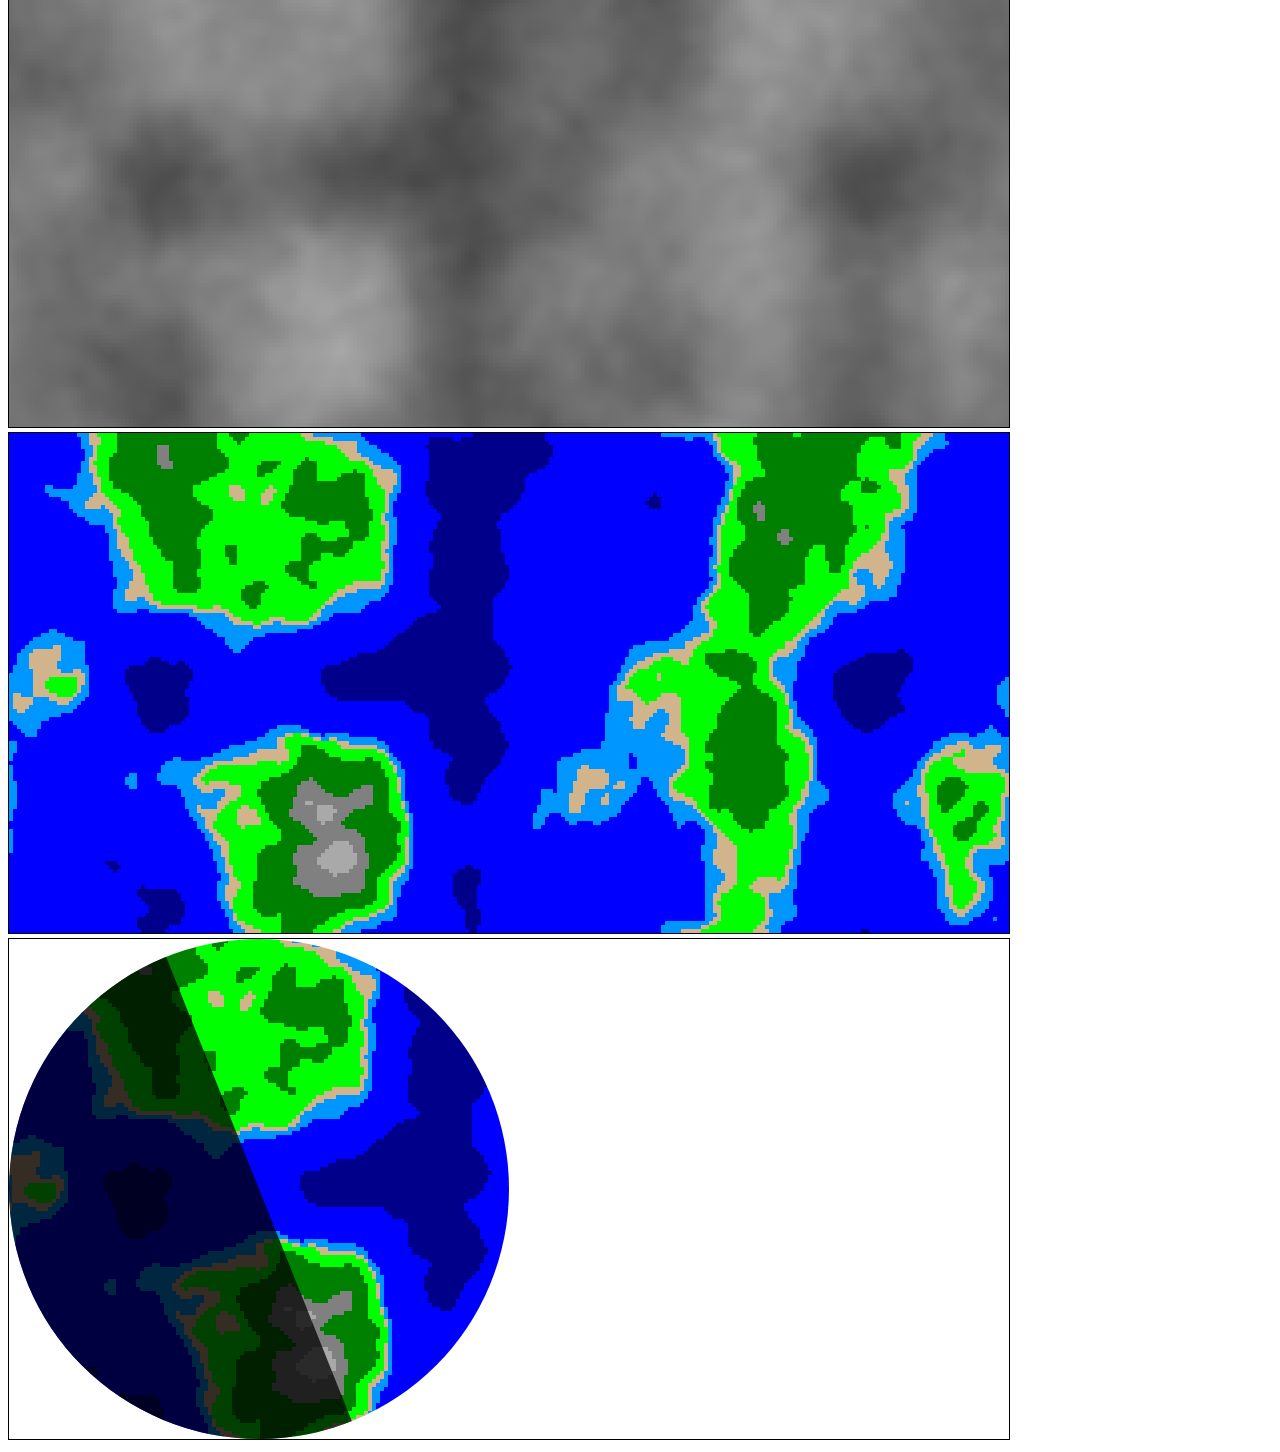
<file: tests/layers.html>
<!DOCTYPE html>
<html lang="en">
<head>
    <meta charset="UTF-8">
    <meta name="viewport" content="width=device-width, initial-scale=1.0">
    <title>World Generation</title>
    <style>
        canvas
        {
            border: 1px solid black;
        }
    </style>
</head>
<body>
    <canvas></canvas>
    <canvas></canvas>
    <canvas></canvas>
    <canvas></canvas>
    <canvas></canvas>
    <canvas></canvas>
    <script>
        const canvas = document.getElementsByTagName("canvas");
        const ctx = canvas[0].getContext("2d");
        const comp = canvas[1].getContext("2d");
        const step = canvas[2].getContext("2d");
        const avg = canvas[3].getContext("2d");
        const map = canvas[4].getContext("2d");
        const mask = canvas[5].getContext("2d");

        for (let i = 0; i < canvas.length; i++)
        {
            canvas[i].width = 1000;
            canvas[i].height = 500;
        }

        
        class Layer
        {
            constructor(layer, scale, weight)
            {
                this.layer = layer;
                this.scale = scale;
                this.weight = weight;
            }
        }

        class Chunk
        {
            constructor(x, y, z, size)
            {
                this.x = x;
                this.y = y;
                this.z = z;
                this.size = size;
            }
        }


        function generateLayer(chunks, weight, size)
        {
            let layer = new Layer([], chunks, weight);
            let chunkSize = size/chunks;

            for (let x = 0; x < chunks; x++)
            {
                for (let y = 0; y < chunks/2; y++)
                {
                    let z = Math.random();
                    layer.layer.push(new Chunk(x*chunkSize, y*chunkSize, z, chunkSize));
                }
            }
            return layer;
        }

        function mergeLayers(layerA, layerB, offset)
        {
            let leastSignificantLayer, mostSignificantLayer;
            if (layerA.scale < layerB.scale) {mostSignificantLayer = layerA; leastSignificantLayer = layerB;}
            else {mostSignificantLayer = layerB; leastSignificantLayer = layerA;}

            let mergedLayer = new Layer([], leastSignificantLayer.scale, 1);
            
            for (let i = 0; i < leastSignificantLayer.layer.length; i++)
            {
                let chunk = leastSignificantLayer.layer[i];
                let parentChunk = null;
                mostSignificantLayer.layer.forEach(function(parent)
                {
                    if (chunk.x >= parent.x && chunk.x+chunk.size <= parent.x+parent.size) {
                        if (chunk.y >= parent.y && chunk.y+chunk.size <= parent.y+parent.size) {
                            parentChunk = parent;
                        }
                    }
                });
                let alphaBelow = mostSignificantLayer.weight;
                let alphaAbove = leastSignificantLayer.weight;

                let blendedAlpha = alphaBelow + (1.0 - alphaBelow) * alphaAbove;
                mergedLayer.weight = blendedAlpha;

                let weightBelow = mostSignificantLayer.weight * alphaBelow;
                let weightAbove = leastSignificantLayer.weight * blendedAlpha;

                let noiseSum = parentChunk.z * weightBelow + chunk.z * weightAbove;
                let adjustedNoise = noiseSum / (weightBelow + weightAbove) + offset;

                mergedLayer.layer.push(new Chunk(chunk.x, chunk.y, adjustedNoise, chunk.size));
            }

            return mergedLayer;
        }

        function smoothenNoise(layer, iterations)
        {
            let smoothLayer = new Layer(layer.layer, layer.scale, layer.weight);;

            for (let i = 0; i < iterations; i++)
            {
                smoothLayer = new Layer([], layer.scale, layer.weight);

                layer.layer.forEach(function(chunk, index)
                {
                    const column = layer.scale/2;
                    const row = 1;

                    let currentColumn = Math.floor(index/column);
                    let left, right, top, bottom;
                    
                    if (index-column < 0) {left = layer.layer[index+column*(layer.scale-1)];}
                    else {left = layer.layer[index-column];}
                    if (index+column >= layer.layer.length) {right = layer.layer[index-column*(layer.scale-1)]}
                    else {right = layer.layer[index+column];}
                    if (Math.floor((index-row)/column) != currentColumn) {top = layer.layer[0+column*(layer.scale-1)-index];}
                    else {top = layer.layer[index-row];}
                    if (Math.floor((index+row)/column) != currentColumn) {bottom = layer.layer[column-1+column*(layer.scale)-index-1];}
                    else {bottom = layer.layer[index+row];}

                    // test draw
                    /*avg.fillStyle = "red";
                    avg.fillRect(chunk.x, chunk.y, chunk.size, chunk.size);
                    avg.fillStyle = "blue";
                    avg.fillRect(left.x, left.y, left.size, left.size);
                    avg.fillRect(right.x, right.y, right.size, right.size);
                    avg.fillRect(top.x, top.y, top.size, top.size);
                    avg.fillRect(bottom.x, bottom.y, bottom.size, bottom.size);*/

                    let avgLeft = (chunk.z+left.z)/2;
                    let avgRight = (chunk.z+right.z)/2;
                    let avgTop = (chunk.z+top.z)/2;
                    let avgBottom = (chunk.z+bottom.z)/2;
        
                    // should I also include corners? +4 chunks, / 8
                    let avgSum = (avgLeft+avgRight+avgBottom+avgTop)/4;
                    smoothLayer.layer.push(new Chunk(chunk.x, chunk.y, avgSum, chunk.size));
                });
                layer = smoothLayer;
            }
            return smoothLayer;
        }

        function draw(canvas, layer, weight)
        {
            layer.layer.forEach(function(chunk)
            {
                let colorValue = chunk.z * 255;
                canvas.globalAlpha = weight;
                canvas.fillStyle = `rgb(${colorValue}, ${colorValue}, ${colorValue})`;
                canvas.fillRect(chunk.x, chunk.y, chunk.size, chunk.size);
            });
        }

        function drawMap(canvas, layer, position, scale)
        {
            if (position == null) {position = {x: 0, y: 0};}
            if (scale == null) {scale = 1;}
            layer.layer.forEach(function(chunk)
            {
                if (chunk.z > 0.65) {canvas.fillStyle = "snow";}
                else if (chunk.z > 0.625) {canvas.fillStyle = "darkgray";}
                else if (chunk.z > 0.6) {canvas.fillStyle = "gray";}
                else if (chunk.z > 0.55) {canvas.fillStyle = "green";}
                else if (chunk.z > 0.515) {canvas.fillStyle = "lime";}
                else if (chunk.z > 0.5) {canvas.fillStyle = "tan";}
                else if (chunk.z > 0.475) {canvas.fillStyle = "#0096FF";}
                else if (chunk.z > 0.35) {canvas.fillStyle = "blue";}
                else {canvas.fillStyle = "darkblue";}
                
                canvas.globalAlpha = 1;
                canvas.fillRect(position.x+chunk.x*scale, position.y+chunk.y*scale, chunk.size*scale, chunk.size*scale);
            });
        }

        let layer1 = generateLayer(10, 1, 1000);
        let layer2 = generateLayer(50, 0.75, 1000);
        let layer3 = generateLayer(250, 0.5, 1000);

        let layer12 = mergeLayers(layer1, layer2, 0);
        draw(ctx, layer12, layer12.weight);

        layer12 = smoothenNoise(layer12, 10); // 5
        draw(comp, layer12, layer12.weight);

        let noise = mergeLayers(layer12, layer3, -0.05); // -0.033
        draw(step, noise, noise.weight);

        let smoothNoise = smoothenNoise(noise, 20);
        draw(avg, smoothNoise, smoothNoise.weight);

        drawMap(map, smoothNoise);

        let planetSize = 250;
        let planetRotationSpeed = 1;
        let planet1X = planetSize;
        let planet2X = planetSize+canvas[0].width;
        let sunAngle = 100;
        function rotatePlanet()
        {
            mask.clearRect(0, 0, canvas[0].width, canvas[0].height);
            mask.save();

            mask.beginPath();
            mask.arc(250, 250, planetSize, 0, Math.PI * 2, true);
            //mask.arc(750, 250, planetSize, 0, Math.PI * 2, true);
            mask.clip();
            drawMap(mask, smoothNoise, {x: planet1X-planetSize, y: 0});
            drawMap(mask, smoothNoise, {x: planet2X-planetSize, y: 0});

            mask.globalAlpha = 0.75;
            mask.fillStyle = "black";
            mask.beginPath();
            mask.moveTo(250-sunAngle, 0);
            mask.lineTo(250+sunAngle, 500);
            mask.lineTo(0, 500);
            mask.lineTo(0, 0);
            mask.lineTo(250, 0);
            mask.fill();
            /*mask.beginPath();
            mask.moveTo(750+sunAngle, 0);
            mask.lineTo(750-sunAngle, 500);
            mask.lineTo(1000, 500);
            mask.lineTo(1000, 0);
            mask.lineTo(750, 0);
            mask.fill();*/
            mask.globalAlpha = 1;

            planet1X-=planetRotationSpeed;
            planet2X-=planetRotationSpeed;
            if (planet1X < -planetSize*3) {planet1X = planetSize+canvas[0].width-planetRotationSpeed;}
            if (planet2X < -planetSize*3) {planet2X = planetSize+canvas[0].width-planetRotationSpeed;}
            mask.restore();

            setTimeout(rotatePlanet, 1000/30);
        }
        rotatePlanet();

        
        /*let test = createMap(500, 3, 10, 5, 0.25);
        drawMap(map, test);
        drawMap(map, test, {x: 500, y: 0});
        drawMap(map, flip(test), {x: 0, y: 250});
        drawMap(map, flip(test), {x: 500, y: 250});

        map.fillStyle = "black";
        map.fillRect(0, 249, 1000, 2);
        map.fillRect(499, 0, 2, 500);*/


        function createMap(width, detailLevel, startingChunkSize, chunkSizeIteration, weightIteration)
        {
            let layers = new Array();
            let chunkSize = startingChunkSize;
            for (let i = 0; i < detailLevel; i++)
            {
                layers.push(generateLayer(chunkSize, 1-(weightIteration*i), width));
                chunkSize *= chunkSizeIteration;
            }

            let finishedMerge;
            let previousMerge;
            for (let i = 0; i < detailLevel; i+=2)
            {
                let merged = layers[i];
                if (i == 0)
                {
                    if (i != detailLevel - 1)
                    {
                        merged = mergeLayers(layers[i], layers[i+1], 0)
                        merged = smoothenNoise(merged, 5); // need var
                    }
                }
                else
                {
                    merged = mergeLayers(previousMerge, layers[i], 0);
                    merged = smoothenNoise(merged, 5/weightIteration); // need var
                }
                previousMerge = merged;
                finishedMerge = merged;
            }
            
            return finishedMerge;
        }

        function flip(layer)
        {
            let flippedLayer = new Layer([], layer.scale, layer.weight);
            const column = layer.scale/2
            const row = 1;
            layer.layer.forEach(function(chunk)
            {
                let newX = layer.scale*2-chunk.x-2;
                let newY = layer.scale-chunk.y-2;
                flippedLayer.layer.push(new Chunk(newX, newY, chunk.z, chunk.size));
            });
            return flippedLayer;
        }
    </script>
</body>
</html>
</file>
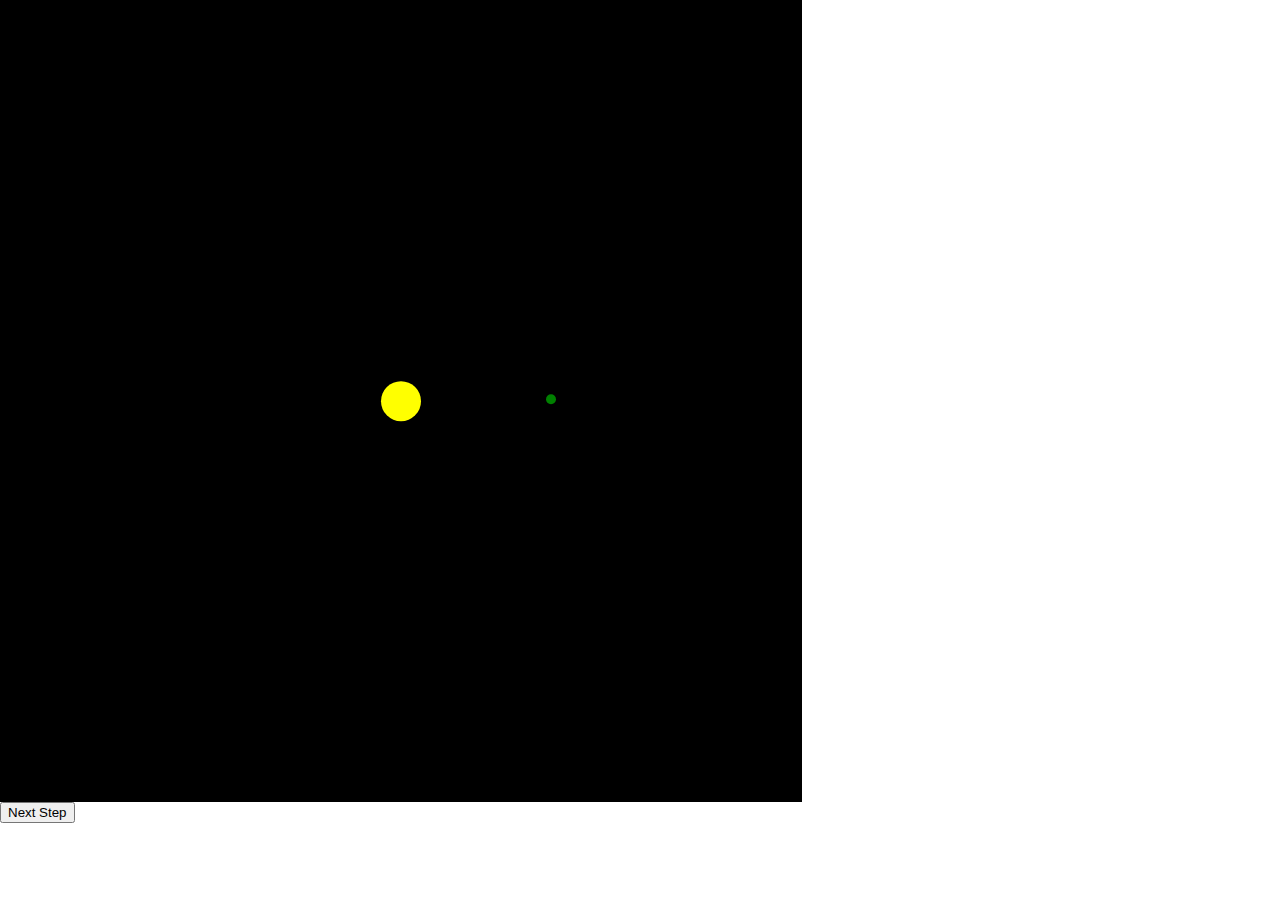
<file: tests/test2.html>
<!DOCTYPE html>
<html lang="en">
<head>
    <meta charset="UTF-8">
    <meta name="viewport" content="width=device-width, initial-scale=1.0">
    <title>Gravity</title>
</head>
<style>
    body {
        margin: 0;
        overflow: hidden;
    }
    canvas {
        display: block;
        border: 1px solid black;
    }
</style>
<body>
    <canvas id="myCanvas"></canvas>
    <button id="nextStep">Next Step</button>
    <script>
        const INSPECT = "green";
        const timeStep = 1;
        const viewMode = "step";

        let nextStep = document.getElementById("nextStep").onclick = function ()
        {
            update();
        };

        let canvas = document.getElementById("myCanvas");
        let ctx = canvas.getContext("2d");

        canvas.width = 800;
        canvas.height = 800;


        //const G = 6.674 * Math.pow(10, -11); // Gravitational constant
        //const G = 9.81;
        const G = 1000;


        class CelestialBody {
            constructor(x, y, radius, color) 
            {
                this.x = x;
                this.y = y;
                this.radius = radius;
                this.color = color;
            }

            draw() 
            {
                ctx.beginPath();
                ctx.arc(this.x, this.y, this.radius, 0, Math.PI * 2);
                ctx.fillStyle = this.color;
                ctx.fill();
            }

            getForceTowards(otherBody, distance)
            {
                let force = (G * this.radius * otherBody.radius) / Math.pow(distance, 2);
                if (this.color == INSPECT)
                {
                    console.log("The force between " + this.color + " and " + otherBody.color + " is " + force);
                }
                return force;
            }

            updateVelocity(bodies)
            {
                for (let other of bodies)
                {
                    if (this !== other)
                    {
                        let dx = other.x - this.x;
                        let dy = other.y - this.y;
                        let distance = Math.sqrt(dx * dx + dy * dy);

                        let angle = Math.atan2(dx, dy);

                        let force = (G * this.radius * other.radius) / Math.pow(distance, 2);

                        let forceX = force * Math.cos(angle);
                        let forceY = force * Math.sin(angle);

                        this.x += forceX / this.radius * timeStep;
                        this.y += forceY / this.radius * timeStep;

                        console.log(this.x)

                        other.x -= forceX / other.radius * timeStep;
                        other.y -= forceY / other.radius * timeStep;


                        if (this.color == INSPECT && viewMode == "step")
                        {
                            console.log(this.color + " is " + distance + " units away from " + other.color);
                            console.log(this.color + " is " + angle*180/Math.PI + " degrees from " + other.color);
                            console.log("The force between " + this.color + " and " + other.color + " is " + force);
                        }
                    }
                }
            }
        };



        let sun = new CelestialBody(canvas.width / 2, canvas.height / 2, 20, "yellow");
        let earth = new CelestialBody(canvas.width / 2 + 150, canvas.height / 2, 5, "green");
        let bodies = [sun, earth];



        function update()
        {
            ctx.clearRect(0, 0, canvas.width, canvas.height);

            ctx.fillStyle = "black";
            ctx.fillRect(0, 0, canvas.width, canvas.height);


            for (let body of bodies)
            {
                body.updateVelocity(bodies);
                
                body.draw();
                if (viewMode == "play")
                {
                    setTimeout(update, 1000/60)
                }
            }

        }

        update();
    </script>
</body>
</html>
</file>
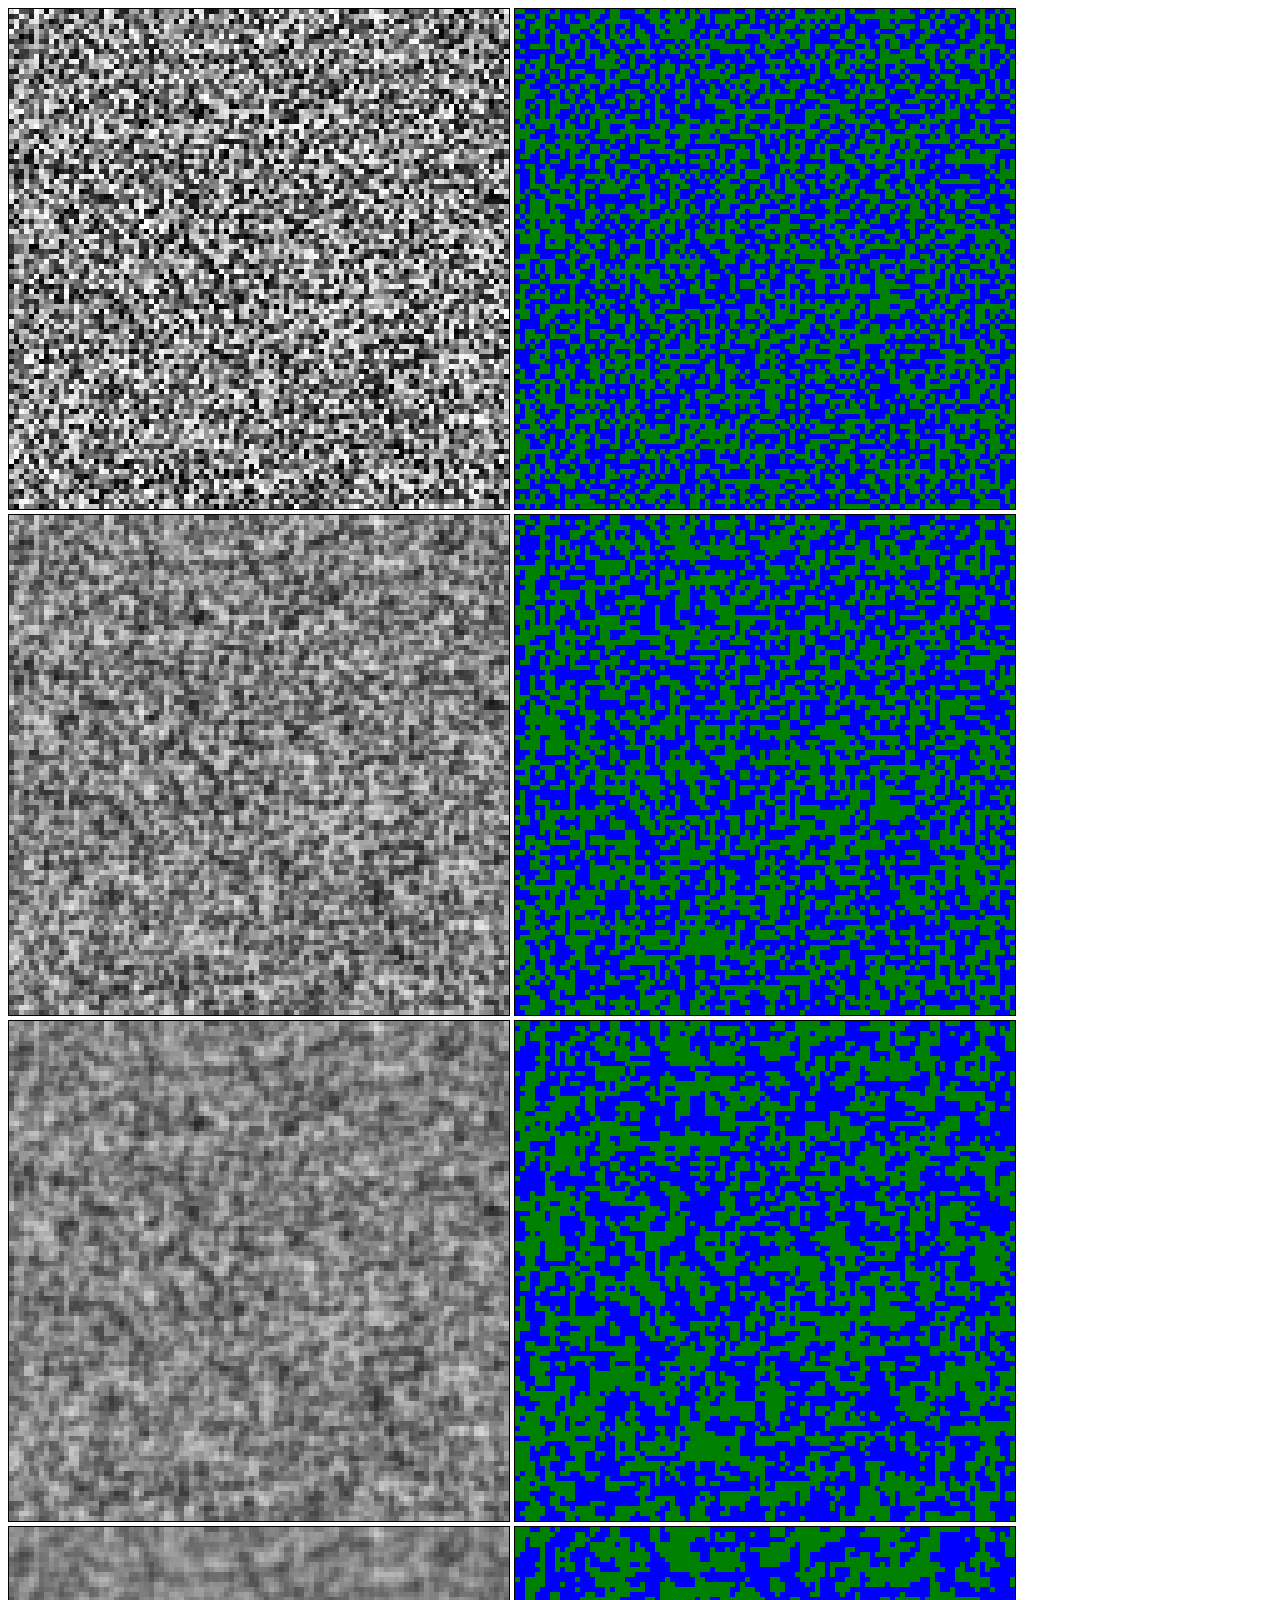
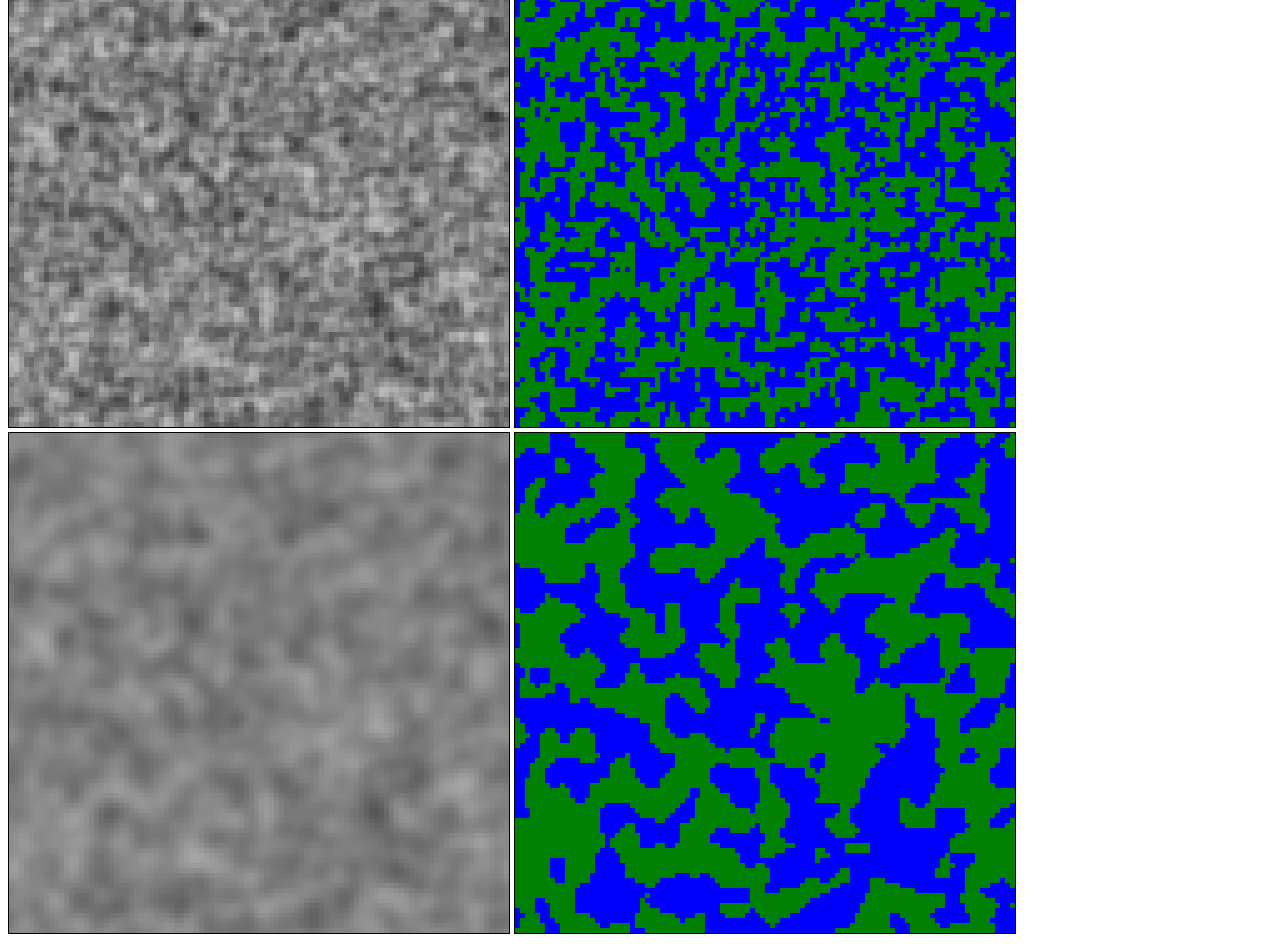
<file: tests/worldGeneration 2.html>
<!DOCTYPE html>
<html lang="en">
<head>
    <meta charset="UTF-8">
    <meta name="viewport" content="width=device-width, initial-scale=1.0">
    <title>World Generation</title>
    <style>
        canvas
        {
            border: 1px solid black;
        }
    </style>
</head>
<body>
    <canvas></canvas>
    <canvas></canvas>

    <canvas></canvas>
    <canvas></canvas>

    <canvas></canvas>
    <canvas></canvas>

    <canvas></canvas>
    <canvas></canvas>

    <canvas></canvas>
    <canvas></canvas>
    <script>
        const canvas = document.getElementsByTagName("canvas");
        const ctx0 = canvas[0].getContext("2d");
        const ctx1 = canvas[1].getContext("2d");
        const ctx2 = canvas[2].getContext("2d");
        const ctx3 = canvas[3].getContext("2d");
        const ctx4 = canvas[4].getContext("2d");
        const ctx5 = canvas[5].getContext("2d");
        const ctx6 = canvas[6].getContext("2d");
        const ctx7 = canvas[7].getContext("2d");
        const ctx8 = canvas[8].getContext("2d");
        const ctx9 = canvas[9].getContext("2d");

        var canvasSize = 500;
        var worldSize = 100;
        var blockSize = canvasSize/worldSize;

        var seaLevel = 0.5;
        var mountainLevel = 1;

        for (let i = 0; i < canvas.length; i++)
        {
            canvas[i].width = canvasSize;
            canvas[i].height = canvasSize;
        }

        class Chunk
        {
            constructor(x, y, z)
            {
                this.x = x;
                this.y = y;
                this.z = z;
            }
        }
        var chunks = new Array();

        for (let x = 0; x < worldSize; x++)
        {
            let column = [];
            for (let y = 0; y < worldSize; y++)
            {
                let z = Math.random();
                let chunk = new Chunk(x, y, z);
                column.push(chunk);

                let colorValue = z * 255;
                ctx0.fillStyle = `rgb(${colorValue}, ${colorValue}, ${colorValue})`;
                ctx0.fillRect(x*blockSize, y*blockSize, blockSize, blockSize);

                if (z < seaLevel) {ctx1.fillStyle = "blue";}
                else if (z > mountainLevel) {ctx1.fillStyle = "gray";}
                else {ctx1.fillStyle = "green";}
                ctx1.fillRect(x*blockSize, y*blockSize, blockSize, blockSize);
            }
            chunks.push(column);
        }

        for (let i = 0; i < chunks.length; i++)
        {
            let column = chunks[i];
            for (let j = 0; j < column.length; j++)
            {
                let chunk = column[j];

                let left, right, top, bottom;
                if (i-1 >= 0) {left = chunks[i-1][j]}
                else {left = chunks[chunks.length-1][j]}
                if (i+1 < chunks.length) {right = chunks[i+1][j]}
                else {right = chunks[0][j]}
                if (j-1 >= 0) {top = chunks[i][j-1]}
                else {top = chunks[i][column.length-1]}
                if (j+1 < column.length) {bottom = chunks[i][j+1]}
                else {bottom = chunks[i][0]}

                let avgLeft = (chunk.z+left.z)/2;
                let avgRight = (chunk.z+right.z)/2;
                let avgTop = (chunk.z+top.z)/2;
                let avgBottom = (chunk.z+bottom.z)/2;
    
                let avgSum = (avgLeft+avgRight+avgBottom+avgTop)/4;
                chunk.z = avgSum;

                let colorValue = chunk.z * 255;
                ctx2.fillStyle = `rgb(${colorValue}, ${colorValue}, ${colorValue})`;
                ctx2.fillRect(chunk.x*blockSize, chunk.y*blockSize, blockSize, blockSize);

                if (chunk.z < seaLevel) {ctx3.fillStyle = "blue";}
                else if (chunk.z > mountainLevel) {ctx3.fillStyle = "gray";}
                else {ctx3.fillStyle = "green";}
                ctx3.fillRect(chunk.x*blockSize, chunk.y*blockSize, blockSize, blockSize);
            }
        }

        for (let i = 0; i < chunks.length; i++)
        {
            let column = chunks[i];
            for (let j = 0; j < column.length; j++)
            {
                let chunk = column[j];

                let left, right, top, bottom;
                if (i-1 >= 0) {left = chunks[i-1][j]}
                else {left = chunks[chunks.length-1][j]}
                if (i+1 < chunks.length) {right = chunks[i+1][j]}
                else {right = chunks[0][j]}
                if (j-1 >= 0) {top = chunks[i][j-1]}
                else {top = chunks[i][column.length-1]}
                if (j+1 < column.length) {bottom = chunks[i][j+1]}
                else {bottom = chunks[i][0]}

                let avgLeft = (chunk.z+left.z)/2;
                let avgRight = (chunk.z+right.z)/2;
                let avgTop = (chunk.z+top.z)/2;
                let avgBottom = (chunk.z+bottom.z)/2;
    
                let avgSum = (avgLeft+avgRight+avgBottom+avgTop)/4;
                chunk.z = avgSum;

                let colorValue = chunk.z * 255;
                ctx4.fillStyle = `rgb(${colorValue}, ${colorValue}, ${colorValue})`;
                ctx4.fillRect(chunk.x*blockSize, chunk.y*blockSize, blockSize, blockSize);

                if (chunk.z < seaLevel) {ctx5.fillStyle = "blue";}
                else if (chunk.z > mountainLevel) {ctx5.fillStyle = "gray";}
                else {ctx5.fillStyle = "green";}
                ctx5.fillRect(chunk.x*blockSize, chunk.y*blockSize, blockSize, blockSize);
            }
        }

        for (let i = 0; i < chunks.length; i++)
        {
            let column = chunks[i];
            for (let j = 0; j < column.length; j++)
            {
                let chunk = column[j];

                let left, right, top, bottom;
                if (i-1 >= 0) {left = chunks[i-1][j]}
                else {left = chunks[chunks.length-1][j]}
                if (i+1 < chunks.length) {right = chunks[i+1][j]}
                else {right = chunks[0][j]}
                if (j-1 >= 0) {top = chunks[i][j-1]}
                else {top = chunks[i][column.length-1]}
                if (j+1 < column.length) {bottom = chunks[i][j+1]}
                else {bottom = chunks[i][0]}

                let avgLeft = (chunk.z+left.z)/2;
                let avgRight = (chunk.z+right.z)/2;
                let avgTop = (chunk.z+top.z)/2;
                let avgBottom = (chunk.z+bottom.z)/2;
    
                let avgSum = (avgLeft+avgRight+avgBottom+avgTop)/4;
                chunk.z = avgSum;

                let colorValue = chunk.z * 255;
                ctx6.fillStyle = `rgb(${colorValue}, ${colorValue}, ${colorValue})`;
                ctx6.fillRect(chunk.x*blockSize, chunk.y*blockSize, blockSize, blockSize);

                if (chunk.z < seaLevel) {ctx7.fillStyle = "blue";}
                else if (chunk.z > mountainLevel) {ctx7.fillStyle = "gray";}
                else {ctx7.fillStyle = "green";}
                ctx7.fillRect(chunk.x*blockSize, chunk.y*blockSize, blockSize, blockSize);
            }
        }

        for (let i = 0; i < chunks.length; i++)
        {
            let column = chunks[i];
            for (let j = 0; j < column.length; j++)
            {
                let chunk = column[j];

                let left, right, top, bottom;
                if (i-1 >= 0) {left = chunks[i-1][j]}
                else {left = chunks[chunks.length-1][j]}
                if (i+1 < chunks.length) {right = chunks[i+1][j]}
                else {right = chunks[0][j]}
                if (j-1 >= 0) {top = chunks[i][j-1]}
                else {top = chunks[i][column.length-1]}
                if (j+1 < column.length) {bottom = chunks[i][j+1]}
                else {bottom = chunks[i][0]}

                let avgLeft = (chunk.z+left.z)/2;
                let avgRight = (chunk.z+right.z)/2;
                let avgTop = (chunk.z+top.z)/2;
                let avgBottom = (chunk.z+bottom.z)/2;
    
                let avgSum = (avgLeft+avgRight+avgBottom+avgTop)/4;
                chunk.z = avgSum;

                let colorValue = chunk.z * 255;
                ctx8.fillStyle = `rgb(${colorValue}, ${colorValue}, ${colorValue})`;
                ctx8.fillRect(chunk.x*blockSize, chunk.y*blockSize, blockSize, blockSize);

                if (chunk.z < seaLevel) {ctx9.fillStyle = "blue";}
                else if (chunk.z > mountainLevel) {ctx9.fillStyle = "gray";}
                else {ctx9.fillStyle = "green";}
                ctx9.fillRect(chunk.x*blockSize, chunk.y*blockSize, blockSize, blockSize);
            }
        }

        for (let i = 0; i < chunks.length; i++)
        {
            let column = chunks[i];
            for (let j = 0; j < column.length; j++)
            {
                let chunk = column[j];

                let left, right, top, bottom;
                if (i-1 >= 0) {left = chunks[i-1][j]}
                else {left = chunks[chunks.length-1][j]}
                if (i+1 < chunks.length) {right = chunks[i+1][j]}
                else {right = chunks[0][j]}
                if (j-1 >= 0) {top = chunks[i][j-1]}
                else {top = chunks[i][column.length-1]}
                if (j+1 < column.length) {bottom = chunks[i][j+1]}
                else {bottom = chunks[i][0]}

                let avgLeft = (chunk.z+left.z)/2;
                let avgRight = (chunk.z+right.z)/2;
                let avgTop = (chunk.z+top.z)/2;
                let avgBottom = (chunk.z+bottom.z)/2;
    
                let avgSum = (avgLeft+avgRight+avgBottom+avgTop)/4;
                chunk.z = avgSum;

                let colorValue = chunk.z * 255;
                ctx8.fillStyle = `rgb(${colorValue}, ${colorValue}, ${colorValue})`;
                ctx8.fillRect(chunk.x*blockSize, chunk.y*blockSize, blockSize, blockSize);

                if (chunk.z < seaLevel) {ctx9.fillStyle = "blue";}
                else if (chunk.z > mountainLevel) {ctx9.fillStyle = "gray";}
                else {ctx9.fillStyle = "green";}
                ctx9.fillRect(chunk.x*blockSize, chunk.y*blockSize, blockSize, blockSize);
            }
        }

        for (let i = 0; i < chunks.length; i++)
        {
            let column = chunks[i];
            for (let j = 0; j < column.length; j++)
            {
                let chunk = column[j];

                let left, right, top, bottom;
                if (i-1 >= 0) {left = chunks[i-1][j]}
                else {left = chunks[chunks.length-1][j]}
                if (i+1 < chunks.length) {right = chunks[i+1][j]}
                else {right = chunks[0][j]}
                if (j-1 >= 0) {top = chunks[i][j-1]}
                else {top = chunks[i][column.length-1]}
                if (j+1 < column.length) {bottom = chunks[i][j+1]}
                else {bottom = chunks[i][0]}

                let avgLeft = (chunk.z+left.z)/2;
                let avgRight = (chunk.z+right.z)/2;
                let avgTop = (chunk.z+top.z)/2;
                let avgBottom = (chunk.z+bottom.z)/2;
    
                let avgSum = (avgLeft+avgRight+avgBottom+avgTop)/4;
                chunk.z = avgSum;

                let colorValue = chunk.z * 255;
                ctx8.fillStyle = `rgb(${colorValue}, ${colorValue}, ${colorValue})`;
                ctx8.fillRect(chunk.x*blockSize, chunk.y*blockSize, blockSize, blockSize);

                if (chunk.z < seaLevel) {ctx9.fillStyle = "blue";}
                else if (chunk.z > mountainLevel) {ctx9.fillStyle = "gray";}
                else {ctx9.fillStyle = "green";}
                ctx9.fillRect(chunk.x*blockSize, chunk.y*blockSize, blockSize, blockSize);
            }
        }

        for (let i = 0; i < chunks.length; i++)
        {
            let column = chunks[i];
            for (let j = 0; j < column.length; j++)
            {
                let chunk = column[j];

                let left, right, top, bottom;
                if (i-1 >= 0) {left = chunks[i-1][j]}
                else {left = chunks[chunks.length-1][j]}
                if (i+1 < chunks.length) {right = chunks[i+1][j]}
                else {right = chunks[0][j]}
                if (j-1 >= 0) {top = chunks[i][j-1]}
                else {top = chunks[i][column.length-1]}
                if (j+1 < column.length) {bottom = chunks[i][j+1]}
                else {bottom = chunks[i][0]}

                let avgLeft = (chunk.z+left.z)/2;
                let avgRight = (chunk.z+right.z)/2;
                let avgTop = (chunk.z+top.z)/2;
                let avgBottom = (chunk.z+bottom.z)/2;
    
                let avgSum = (avgLeft+avgRight+avgBottom+avgTop)/4;
                chunk.z = avgSum;

                let colorValue = chunk.z * 255;
                ctx8.fillStyle = `rgb(${colorValue}, ${colorValue}, ${colorValue})`;
                ctx8.fillRect(chunk.x*blockSize, chunk.y*blockSize, blockSize, blockSize);

                if (chunk.z < seaLevel) {ctx9.fillStyle = "blue";}
                else if (chunk.z > mountainLevel) {ctx9.fillStyle = "gray";}
                else {ctx9.fillStyle = "green";}
                ctx9.fillRect(chunk.x*blockSize, chunk.y*blockSize, blockSize, blockSize);
            }
        }

        for (let i = 0; i < chunks.length; i++)
        {
            let column = chunks[i];
            for (let j = 0; j < column.length; j++)
            {
                let chunk = column[j];

                let left, right, top, bottom;
                if (i-1 >= 0) {left = chunks[i-1][j]}
                else {left = chunks[chunks.length-1][j]}
                if (i+1 < chunks.length) {right = chunks[i+1][j]}
                else {right = chunks[0][j]}
                if (j-1 >= 0) {top = chunks[i][j-1]}
                else {top = chunks[i][column.length-1]}
                if (j+1 < column.length) {bottom = chunks[i][j+1]}
                else {bottom = chunks[i][0]}

                let avgLeft = (chunk.z+left.z)/2;
                let avgRight = (chunk.z+right.z)/2;
                let avgTop = (chunk.z+top.z)/2;
                let avgBottom = (chunk.z+bottom.z)/2;
    
                let avgSum = (avgLeft+avgRight+avgBottom+avgTop)/4;
                chunk.z = avgSum;

                let colorValue = chunk.z * 255;
                ctx8.fillStyle = `rgb(${colorValue}, ${colorValue}, ${colorValue})`;
                ctx8.fillRect(chunk.x*blockSize, chunk.y*blockSize, blockSize, blockSize);

                if (chunk.z < seaLevel) {ctx9.fillStyle = "blue";}
                else if (chunk.z > mountainLevel) {ctx9.fillStyle = "gray";}
                else {ctx9.fillStyle = "green";}
                ctx9.fillRect(chunk.x*blockSize, chunk.y*blockSize, blockSize, blockSize);
            }
        }

        for (let i = 0; i < chunks.length; i++)
        {
            let column = chunks[i];
            for (let j = 0; j < column.length; j++)
            {
                let chunk = column[j];

                let left, right, top, bottom;
                if (i-1 >= 0) {left = chunks[i-1][j]}
                else {left = chunks[chunks.length-1][j]}
                if (i+1 < chunks.length) {right = chunks[i+1][j]}
                else {right = chunks[0][j]}
                if (j-1 >= 0) {top = chunks[i][j-1]}
                else {top = chunks[i][column.length-1]}
                if (j+1 < column.length) {bottom = chunks[i][j+1]}
                else {bottom = chunks[i][0]}

                let avgLeft = (chunk.z+left.z)/2;
                let avgRight = (chunk.z+right.z)/2;
                let avgTop = (chunk.z+top.z)/2;
                let avgBottom = (chunk.z+bottom.z)/2;
    
                let avgSum = (avgLeft+avgRight+avgBottom+avgTop)/4;
                chunk.z = avgSum;

                let colorValue = chunk.z * 255;
                ctx8.fillStyle = `rgb(${colorValue}, ${colorValue}, ${colorValue})`;
                ctx8.fillRect(chunk.x*blockSize, chunk.y*blockSize, blockSize, blockSize);

                if (chunk.z < seaLevel) {ctx9.fillStyle = "blue";}
                else if (chunk.z > mountainLevel) {ctx9.fillStyle = "gray";}
                else {ctx9.fillStyle = "green";}
                ctx9.fillRect(chunk.x*blockSize, chunk.y*blockSize, blockSize, blockSize);
            }
        }

        for (let i = 0; i < chunks.length; i++)
        {
            let column = chunks[i];
            for (let j = 0; j < column.length; j++)
            {
                let chunk = column[j];

                let left, right, top, bottom;
                if (i-1 >= 0) {left = chunks[i-1][j]}
                else {left = chunks[chunks.length-1][j]}
                if (i+1 < chunks.length) {right = chunks[i+1][j]}
                else {right = chunks[0][j]}
                if (j-1 >= 0) {top = chunks[i][j-1]}
                else {top = chunks[i][column.length-1]}
                if (j+1 < column.length) {bottom = chunks[i][j+1]}
                else {bottom = chunks[i][0]}

                let avgLeft = (chunk.z+left.z)/2;
                let avgRight = (chunk.z+right.z)/2;
                let avgTop = (chunk.z+top.z)/2;
                let avgBottom = (chunk.z+bottom.z)/2;
    
                let avgSum = (avgLeft+avgRight+avgBottom+avgTop)/4;
                chunk.z = avgSum;

                let colorValue = chunk.z * 255;
                ctx8.fillStyle = `rgb(${colorValue}, ${colorValue}, ${colorValue})`;
                ctx8.fillRect(chunk.x*blockSize, chunk.y*blockSize, blockSize, blockSize);

                if (chunk.z < seaLevel) {ctx9.fillStyle = "blue";}
                else if (chunk.z > mountainLevel) {ctx9.fillStyle = "gray";}
                else {ctx9.fillStyle = "green";}
                ctx9.fillRect(chunk.x*blockSize, chunk.y*blockSize, blockSize, blockSize);
            }
        }
    </script>
</body>
</html>
</file>
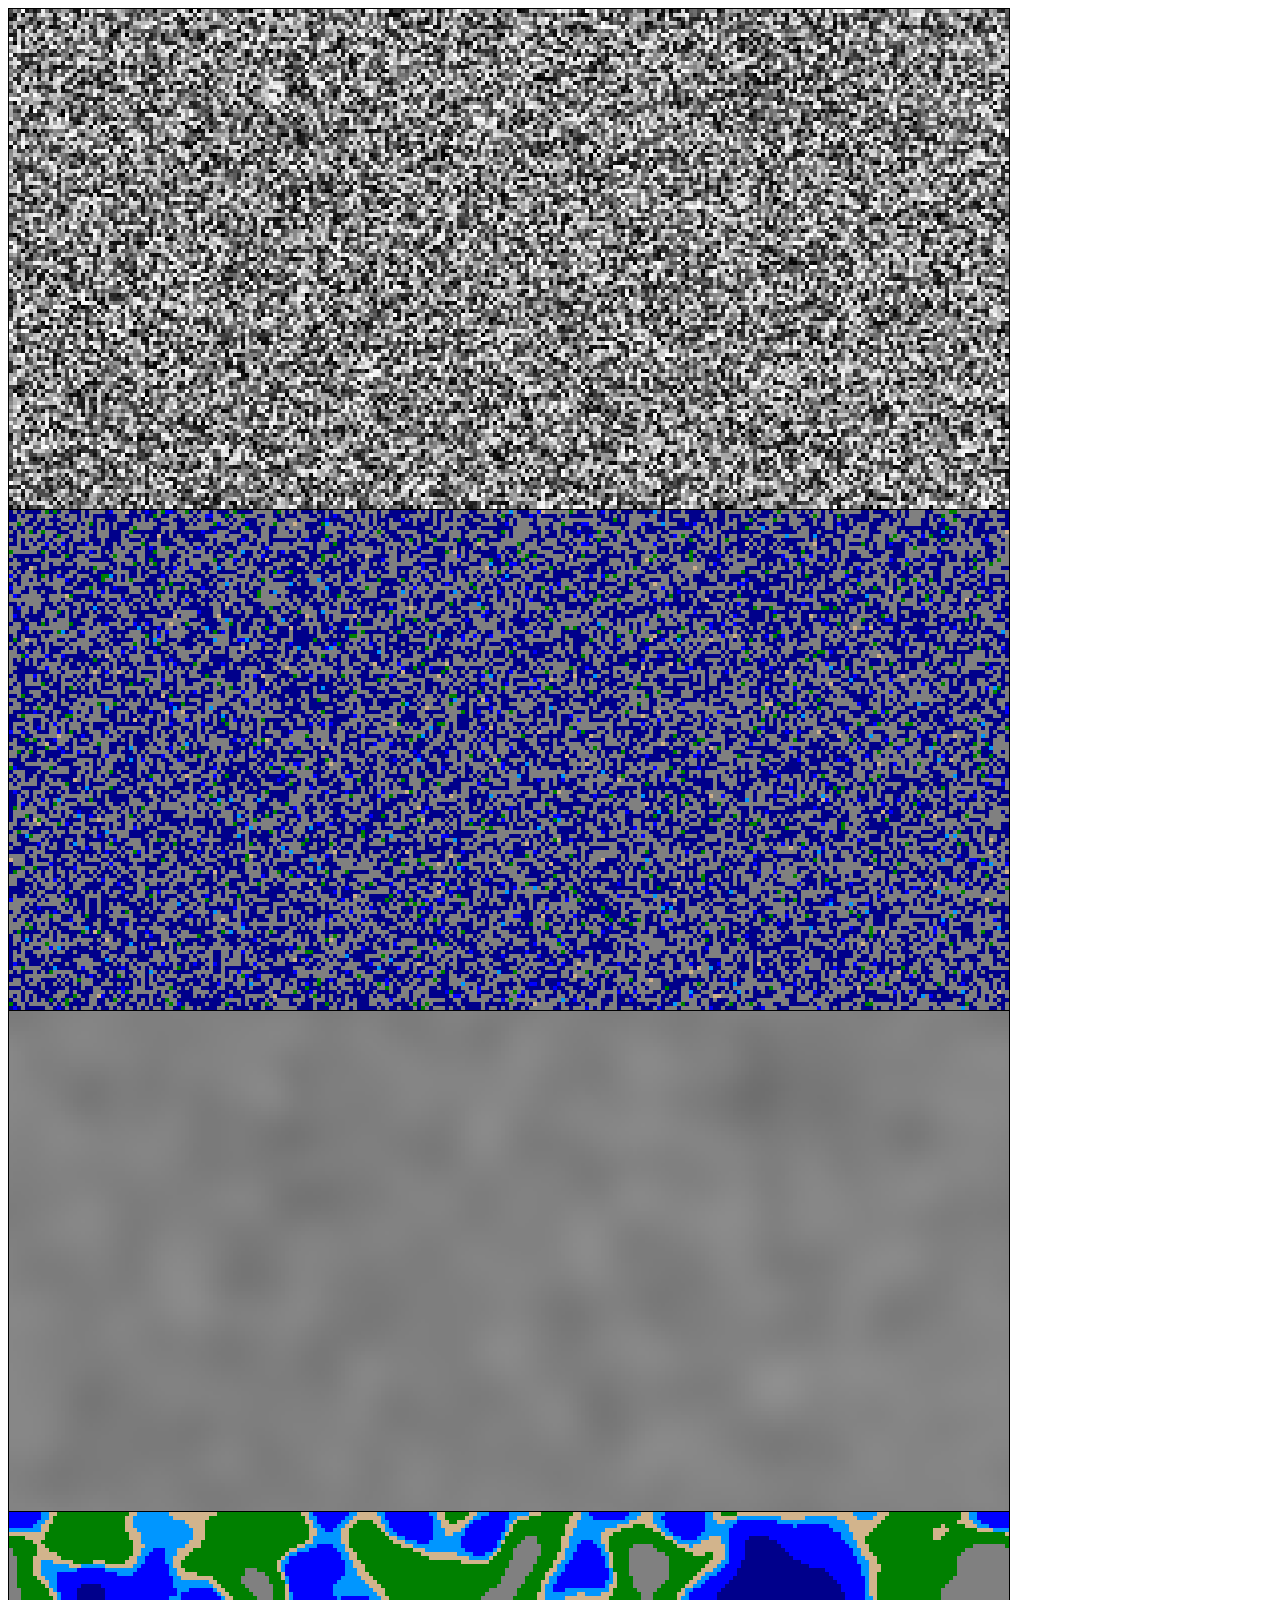
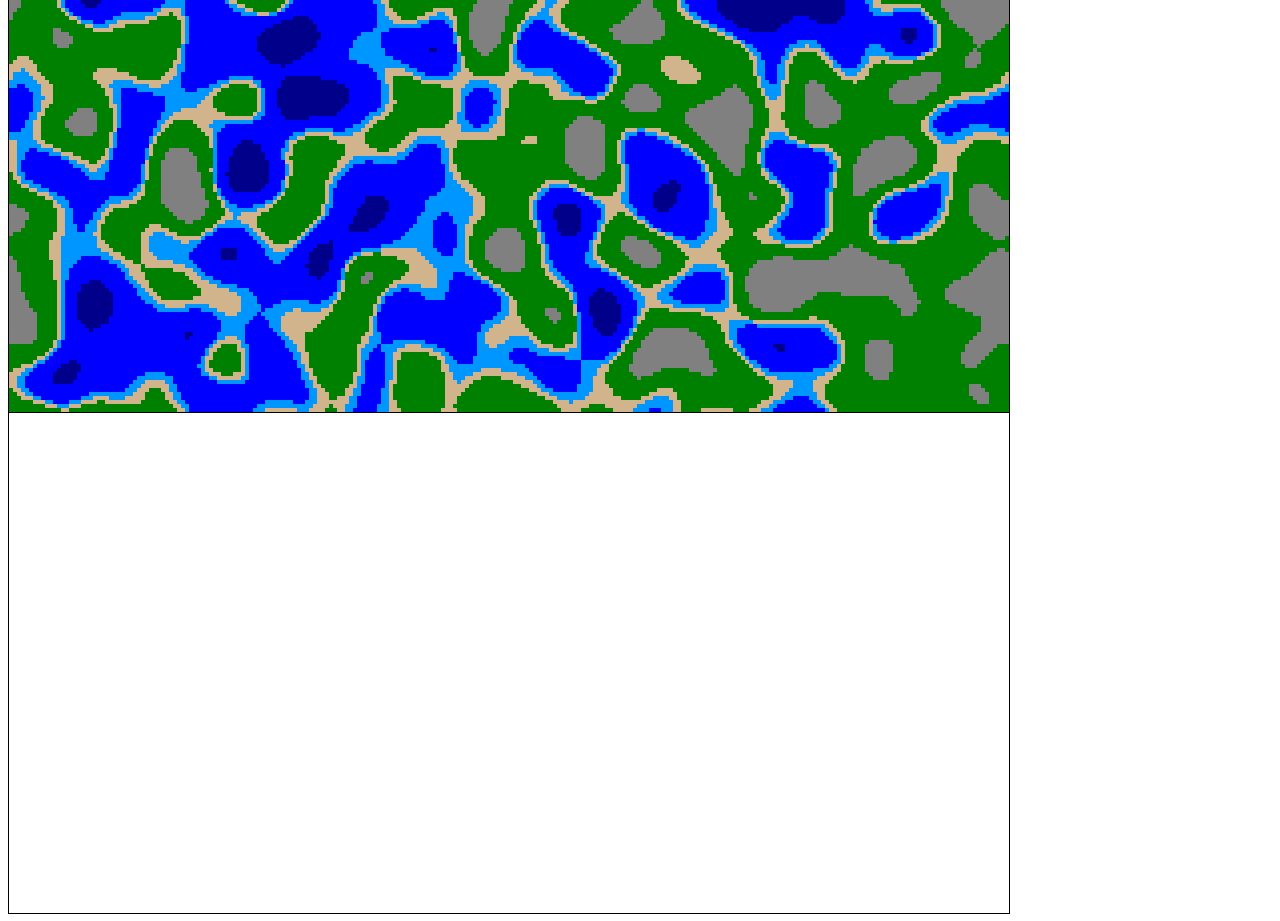
<file: tests/worldGeneration 3.html>
<!DOCTYPE html>
<html lang="en">
<head>
    <meta charset="UTF-8">
    <meta name="viewport" content="width=device-width, initial-scale=1.0">
    <title>World Generation</title>
    <style>
        canvas
        {
            border: 1px solid black;
            margin-right: -5px;
            margin-bottom: -5px;
        }
    </style>
</head>
<body>
    <canvas></canvas>
    <canvas></canvas>
    <canvas></canvas>

    <canvas></canvas>
    <canvas></canvas>
    <canvas></canvas>
    <canvas></canvas>
    <script>
        const canvas = document.getElementsByTagName("canvas");

        const rawNoise = canvas[0].getContext("2d");
        const rawMap = canvas[1].getContext("2d");
        const rawMapExt = canvas[2].getContext("2d");

        const treatedNoise = canvas[3].getContext("2d");
        const treatedMap = canvas[4].getContext("2d");
        const treatedMapExt = canvas[5].getContext("2d");
        const treatedMapFlip = canvas[6].getContext("2d");

        var mapScale = 0.5
        var showMapExtention = false;
        var showMapFlipped = false;

        if (!showMapExtention)
        {
            mapScale *= 2;
            canvas[2].hidden = true;
            canvas[5].hidden = true;
        }
        if (showMapFlipped)
        {
            mapScale *= 2.5;
            canvas[6].hidden = false;
        }

        for (let i = 0; i < canvas.length; i++)
        {
            if (i % 3 == 0)
            {
                canvas[i].width = 1000;
                canvas[i].height = 500;
            }
            else
            {
                canvas[i].width = 1000*mapScale;
                canvas[i].height = 500*mapScale;
            }
        }

        var amountOfChunks = 250;
        var blockSize = canvas[0].width/amountOfChunks;

        var reallyDeepSea = 0.475
        var deepSea = 0.495;
        var seaLevel = 0.500;
        var grassLevel = 0.505;
        var mountainLevel = 0.525;

        class Chunk
        {
            constructor(x, y, z)
            {
                this.x = x;
                this.y = y;
                this.z = z;
            }
        }
        var chunks = new Array();

        // RAW NOISE
        for (let x = 0; x < amountOfChunks; x++)
        {
            let column = [];
            for (let y = 0; y < amountOfChunks/2; y++)
            {
                let z = Math.random();
                let chunk = new Chunk(x, y, z);
                column.push(chunk);

                let colorValue = z * 255;
                rawNoise.fillStyle = `rgb(${colorValue}, ${colorValue}, ${colorValue})`;
                rawNoise.fillRect(x*blockSize, y*blockSize, blockSize, blockSize);

                if (chunk.z > mountainLevel)
                {rawMap.fillStyle = "gray"; rawMapExt.fillStyle = "gray";}
                else if (chunk.z > grassLevel) 
                {rawMap.fillStyle = "green"; rawMapExt.fillStyle = "green";}
                else if (chunk.z > seaLevel) 
                {rawMap.fillStyle = "tan"; rawMapExt.fillStyle = "tan";}
                else if (chunk.z > deepSea)
                {rawMap.fillStyle = "#0096FF"; rawMapExt.fillStyle = "#0096FF";}
                else if (chunk.z > reallyDeepSea)
                {rawMap.fillStyle = "blue"; rawMapExt.fillStyle = "blue";}
                else 
                {rawMap.fillStyle = "darkblue"; rawMapExt.fillStyle = "darkblue";}
                rawMap.fillRect(x*blockSize*mapScale, y*blockSize*mapScale, blockSize*mapScale, blockSize*mapScale);
                rawMapExt.fillRect(x*blockSize*mapScale, y*blockSize*mapScale, blockSize*mapScale, blockSize*mapScale);
            }
            chunks.push(column);
        }

        // FIRST LAYER
        let smootherChunks = chunks;
        let smootheningAmount = 100;
        for (let i = 0; i < smootheningAmount; i++) {smootherChunks = smoothenNoise(smootherChunks);}
        for (let x = 0; x < smootherChunks.length; x++)
        {
            let column = smootherChunks[x];
            for (let y = 0; y < column.length; y++)
            {
                let chunk = smootherChunks[x][y];
                
                let colorValue = chunk.z * 255;
                treatedNoise.fillStyle = `rgb(${colorValue}, ${colorValue}, ${colorValue})`;
                treatedNoise.fillRect(chunk.x*blockSize, chunk.y*blockSize, blockSize, blockSize);

                if (chunk.z > mountainLevel)
                {treatedMap.fillStyle = "gray"; treatedMapExt.fillStyle = "gray";}
                else if (chunk.z > grassLevel) 
                {treatedMap.fillStyle = "green"; treatedMapExt.fillStyle = "green";}
                else if (chunk.z > seaLevel) 
                {treatedMap.fillStyle = "tan"; treatedMapExt.fillStyle = "tan";}
                else if (chunk.z > deepSea)
                {treatedMap.fillStyle = "#0096FF"; treatedMapExt.fillStyle = "#0096FF";}
                else if (chunk.z > reallyDeepSea)
                {treatedMap.fillStyle = "blue"; treatedMapExt.fillStyle = "blue";}
                else 
                {treatedMap.fillStyle = "darkblue"; treatedMapExt.fillStyle = "darkblue";}
                treatedMap.fillRect(chunk.x*blockSize*mapScale, chunk.y*blockSize*mapScale, blockSize*mapScale, blockSize*mapScale);
                treatedMapExt.fillRect(chunk.x*blockSize*mapScale, chunk.y*blockSize*mapScale, blockSize*mapScale, blockSize*mapScale);
            }
        }
        if (showMapFlipped)
        {
            for (let x = smootherChunks.length-1; x >= 0; x--)
            {
                let column = smootherChunks[x];
                for (let y = column.length-1; y >= 0; y--)
                {
                    let chunk = smootherChunks[x][y];

                    if (chunk.z > mountainLevel)
                    {treatedMapFlip.fillStyle = "gray"}
                    else if (chunk.z > grassLevel) 
                    {treatedMapFlip.fillStyle = "green"}
                    else if (chunk.z > seaLevel) 
                    {treatedMapFlip.fillStyle = "tan"}
                    else if (chunk.z > deepSea)
                    {treatedMapFlip.fillStyle = "#0096FF"}
                    else if (chunk.z > reallyDeepSea)
                    {treatedMapFlip.fillStyle = "blue"}
                    else 
                    {treatedMapFlip.fillStyle = "darkblue"}
                    treatedMapFlip.fillRect((smootherChunks.length-1-chunk.x)*blockSize*mapScale, (column.length-1-chunk.y)*blockSize*mapScale, blockSize*mapScale, blockSize*mapScale);
                }
            }
        }

        // SECOND LAYER




        // maybe include corners?
        function smoothenNoise(chunks)
        {
            let newChunks = new Array();
            for (let x = 0; x < chunks.length; x++)
            {
                let column = chunks[x];
                let newColumn = [];
                for (let y = 0; y < column.length; y++)
                {
                    let chunk = chunks[x][y];
                    let left, right, top, bottom;

                    if (x-1 < 0) {left = chunks[chunks.length-1][y]}
                    else {left = chunks[x-1][y]}

                    if (x+1 == chunks.length) {right = chunks[0][y]}
                    else {right = chunks[x+1][y]}

                    if (y-1 < 0) {top = chunks[chunks.length-1-x][y]}
                    else {top = chunks[x][y-1]}

                    if (y+1 == column.length) {bottom = chunks[chunks.length-1-x][y]}
                    else {bottom = chunks[x][y+1]}

                    // test to see neighbors
                    /*
                    if (chunk.z > 0.99)
                    {
                        treatedNoise.fillStyle = "blue";
                        treatedNoise.fillRect(left.x*blockSize, left.y*blockSize, blockSize, blockSize);
                        treatedNoise.fillRect(right.x*blockSize, right.y*blockSize, blockSize, blockSize);
                        treatedNoise.fillRect(top.x*blockSize, top.y*blockSize, blockSize, blockSize);
                        treatedNoise.fillRect(bottom.x*blockSize, bottom.y*blockSize, blockSize, blockSize);

                        treatedNoise.fillStyle = "red";
                        treatedNoise.fillRect(chunk.x*blockSize, chunk.y*blockSize, blockSize, blockSize);
                    }
                    */

                    let avgLeft = (chunk.z+left.z)/2;
                    let avgRight = (chunk.z+right.z)/2;
                    let avgTop = (chunk.z+top.z)/2;
                    let avgBottom = (chunk.z+bottom.z)/2;
        
                    let avgSum = (avgLeft+avgRight+avgBottom+avgTop)/4;
                    let newChunk = new Chunk(chunk.x, chunk.y, avgSum);
                    newColumn.push(newChunk);
                }
                newChunks.push(newColumn);
            }
            return newChunks;
        }

    </script>
</body>
</html>
</file>
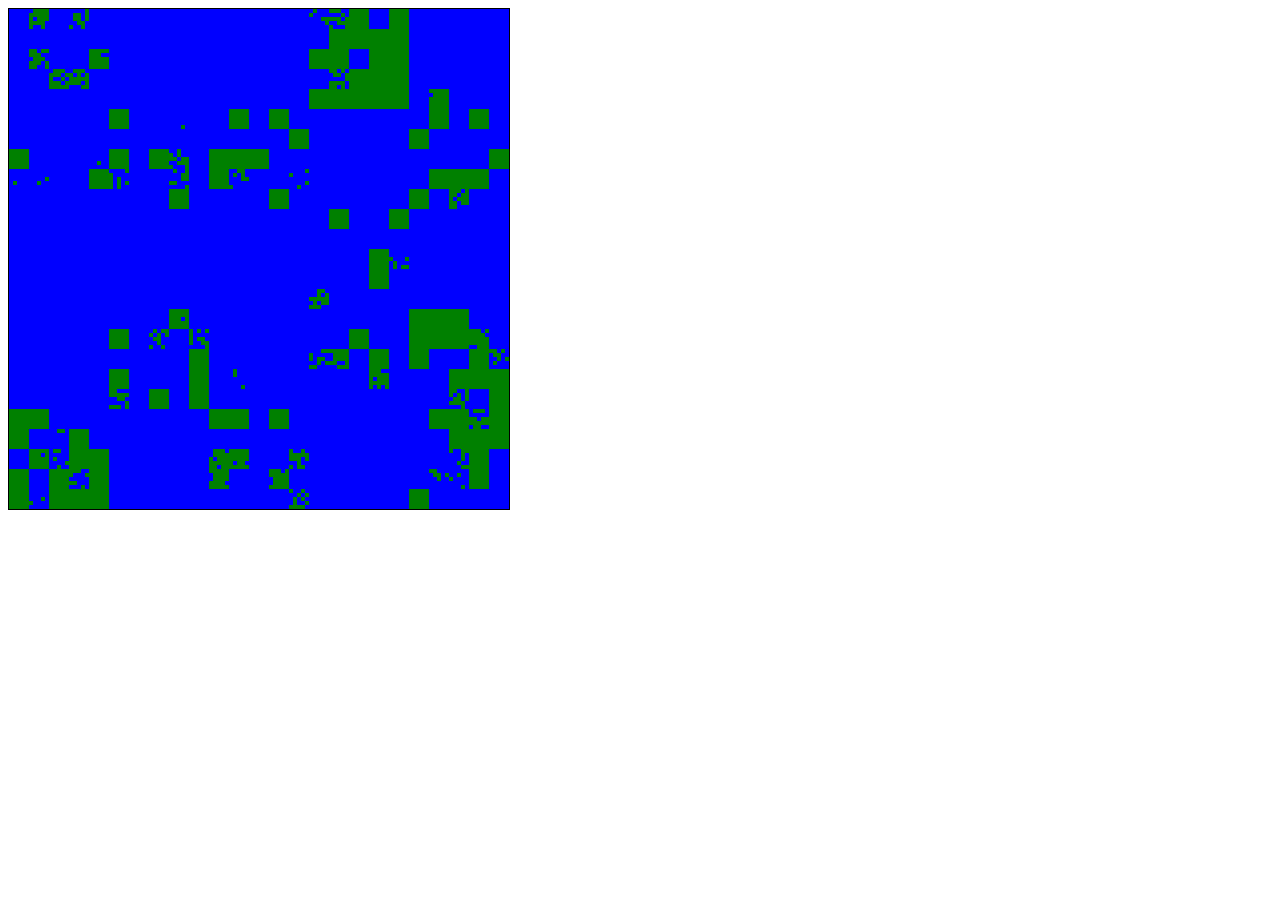
<file: tests/worldGeneration.html>
<!DOCTYPE html>
<html lang="en">
<head>
    <meta charset="UTF-8">
    <meta name="viewport" content="width=device-width, initial-scale=1.0">
    <title>World Generation</title>
    <style>
        canvas
        {
            border: 1px solid black;
        }
    </style>
</head>
<body>
    <canvas></canvas>
    <script>
        const canvas = document.getElementsByTagName("canvas")[0];
        const ctx = canvas.getContext("2d");

        var canvasSize = 500;
        var worldSize = 5;
        var blockSize = canvasSize/worldSize;

        canvas.width = canvasSize;
        canvas.height = canvasSize;

        var weight = 0.8;

        for (let x = 0; x < canvasSize; x+=blockSize)
        {
            for (let y = 0; y < canvasSize; y+=blockSize)
            {
                let z1 = Math.random();
                let z2 = 0;
                let z3 = 0;

                for (let i = 0; i < blockSize; i+=blockSize/5)
                {
                    for (let j = 0; j < blockSize; j+=blockSize/5)
                    {
                        z2 = Math.random()*weight - weight/2;
                        
                        for (let a = 0; a < blockSize/5; a+=blockSize/5/5)
                        {
                            for (let b = 0; b < blockSize/5; b+=blockSize/5/5)
                            {
                                z3 = Math.random()*weight/10 - weight/10/2;

                                let z = z1+z2+z3;
                                let colorValue = z*255;

                                ctx.fillStyle = `rgb(${colorValue}, ${colorValue}, ${colorValue})`;
                                if (z < 0.735) {ctx.fillStyle = "blue"}
                                else {ctx.fillStyle = "green"}
                                ctx.fillRect(x+i+a, y+j+b, blockSize/5/5, blockSize/5/5);
                            }
                        }
                    }
                }
            }
        }
    </script>
</body>
</html>
</file>
<file: main.css>
body {
    margin: 0;
    background-color: steelblue;
}
canvas {
    position: fixed;
}
</file>
